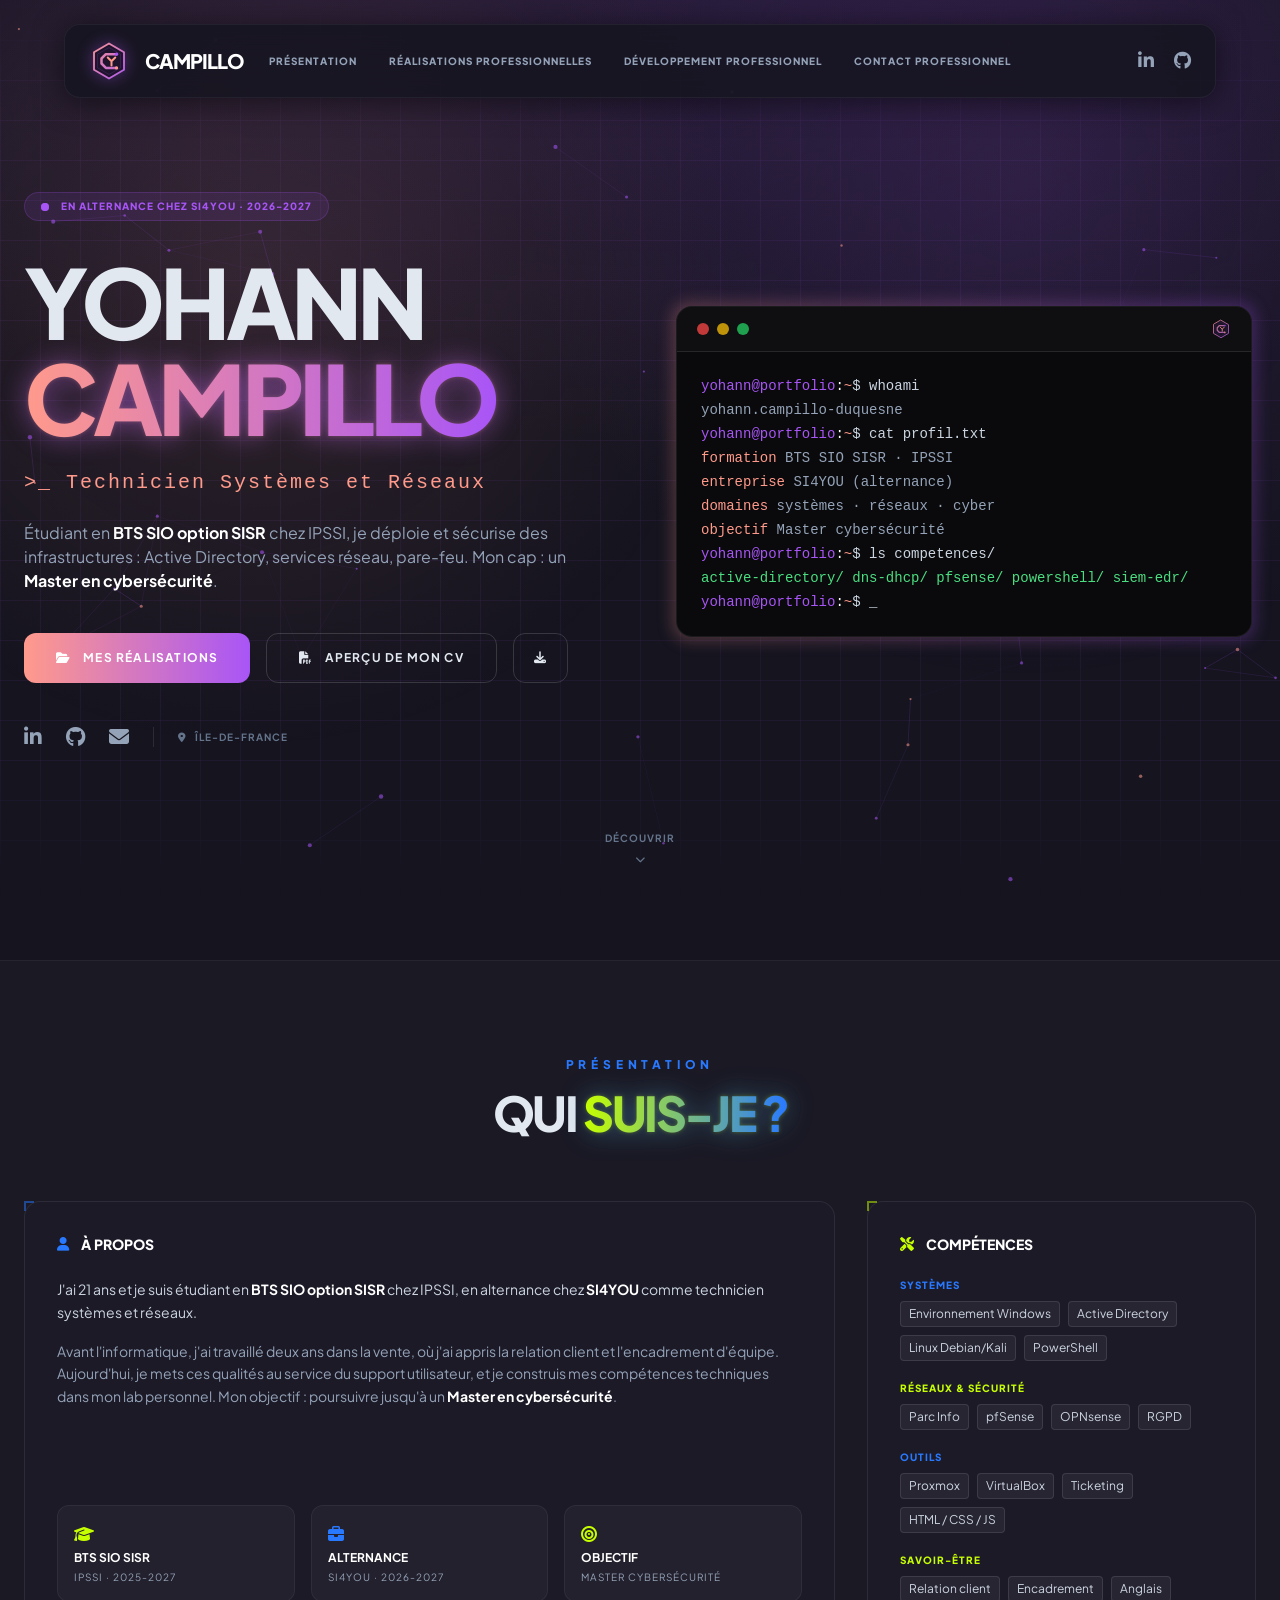
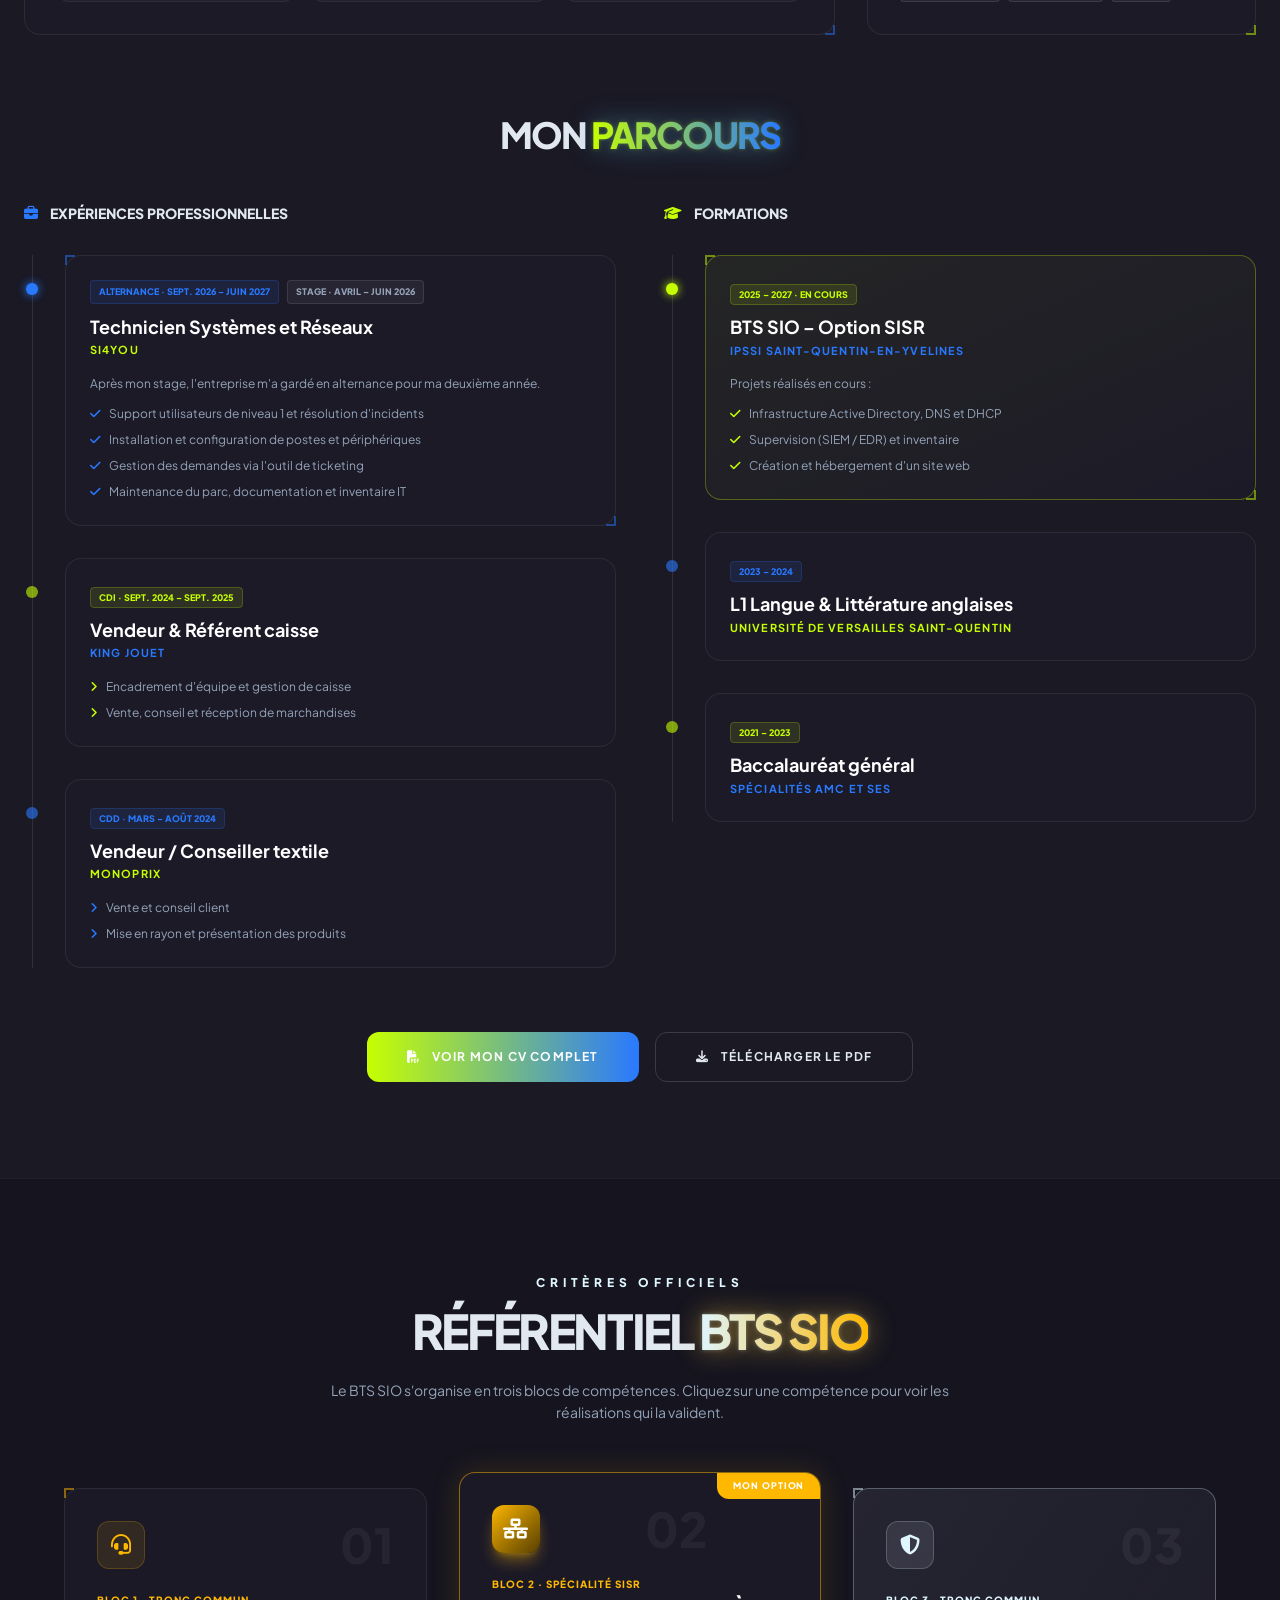
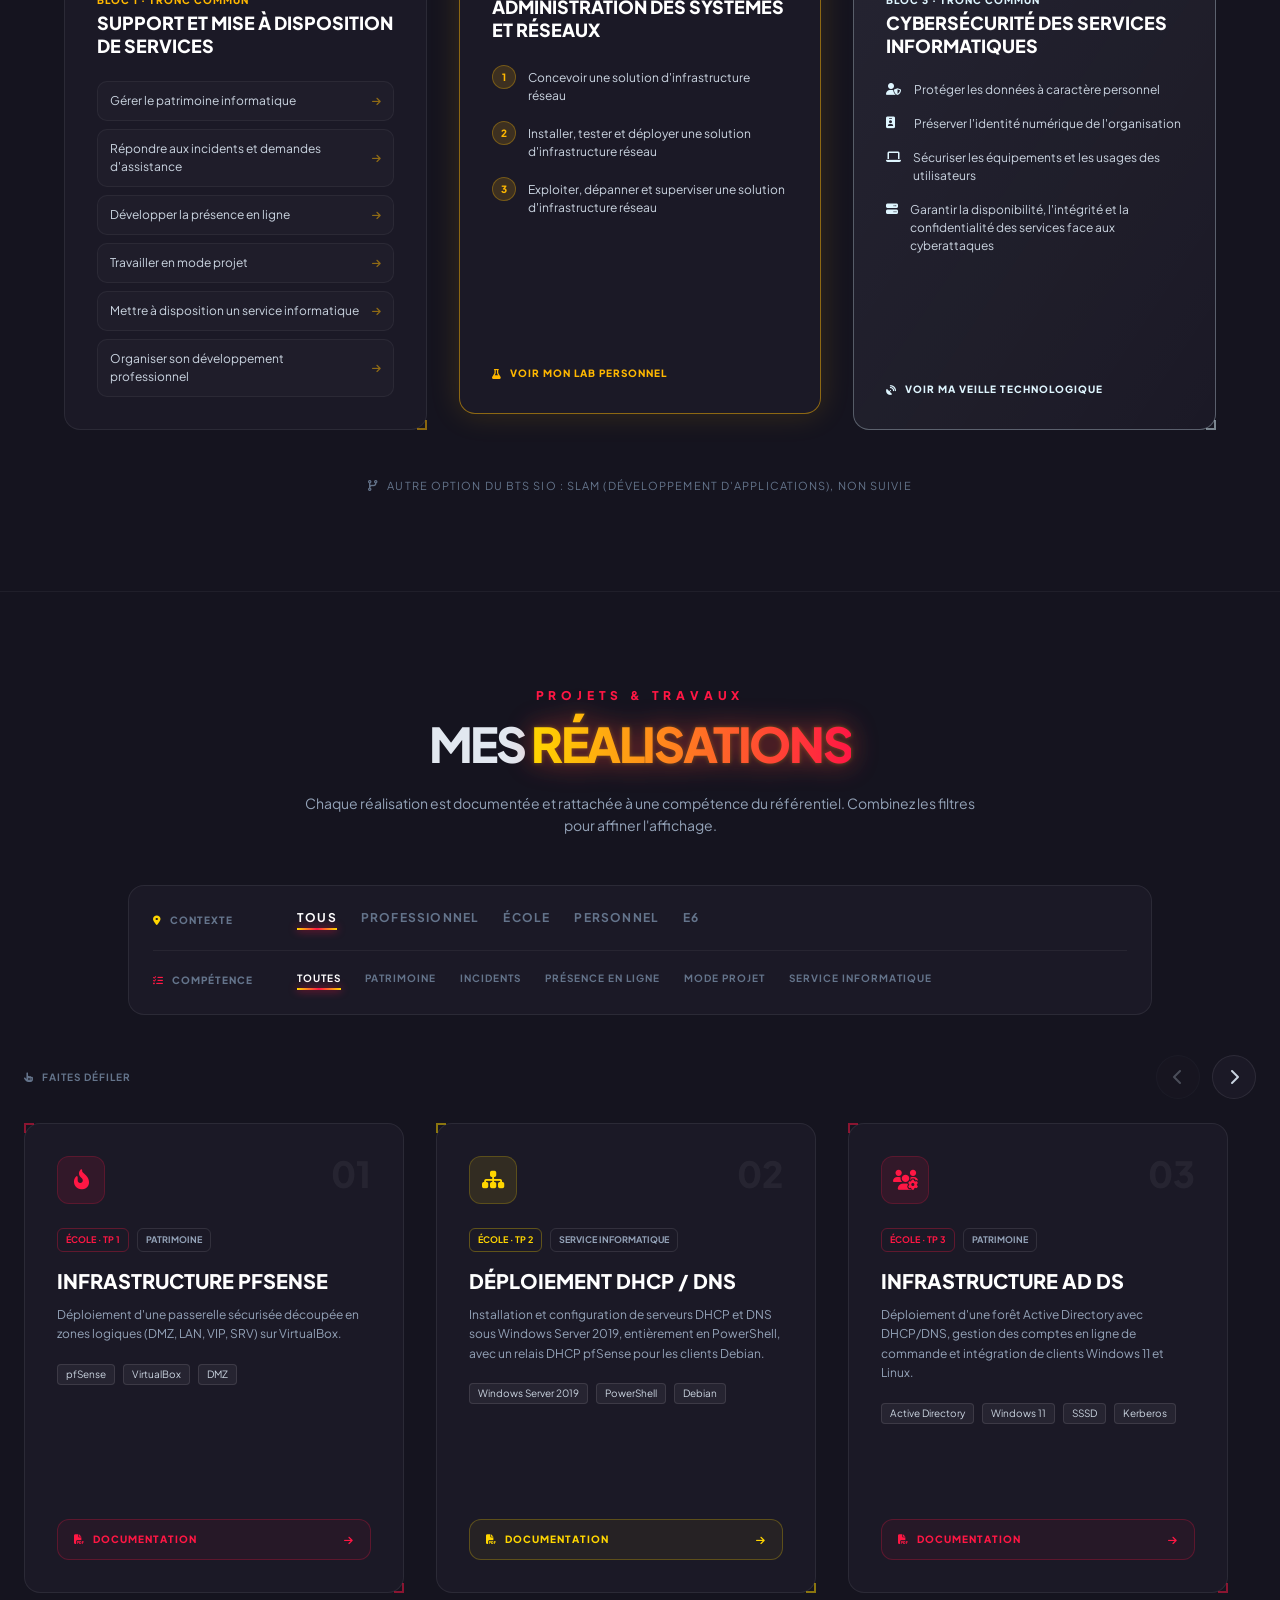
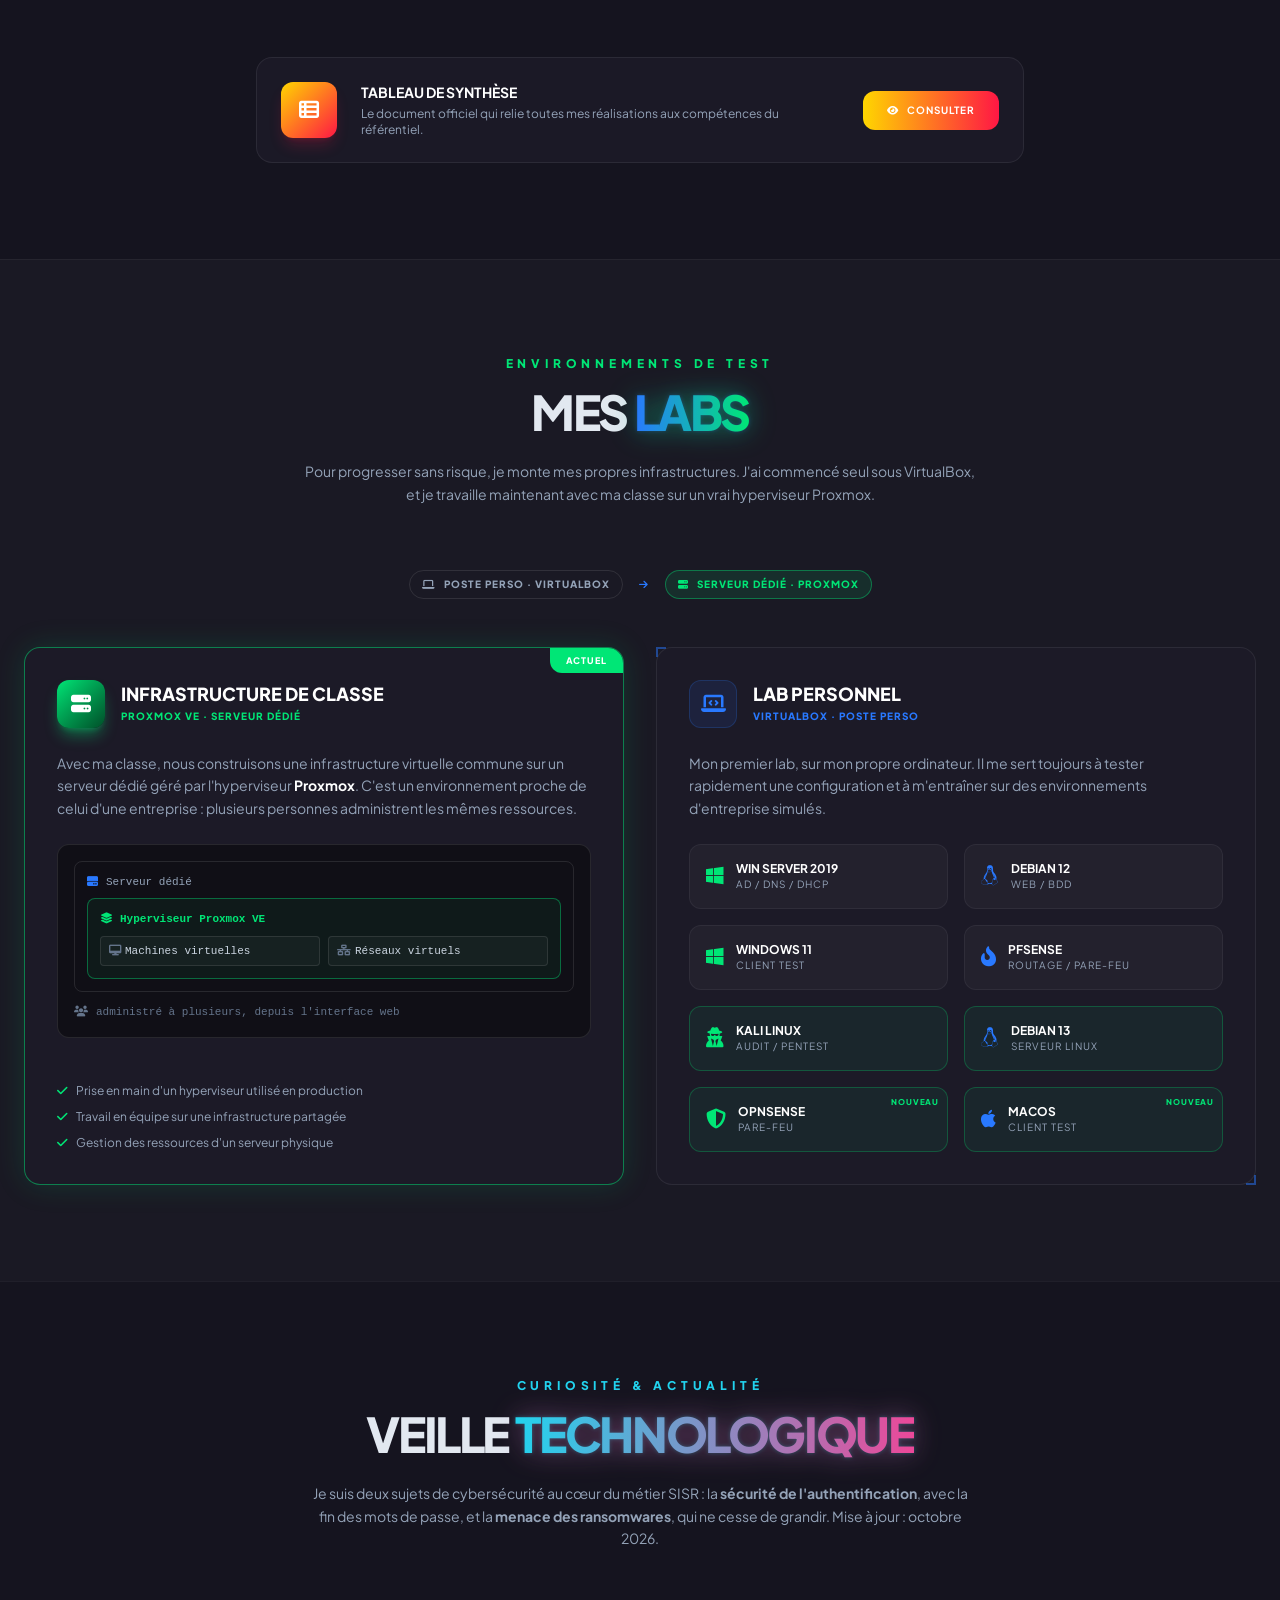
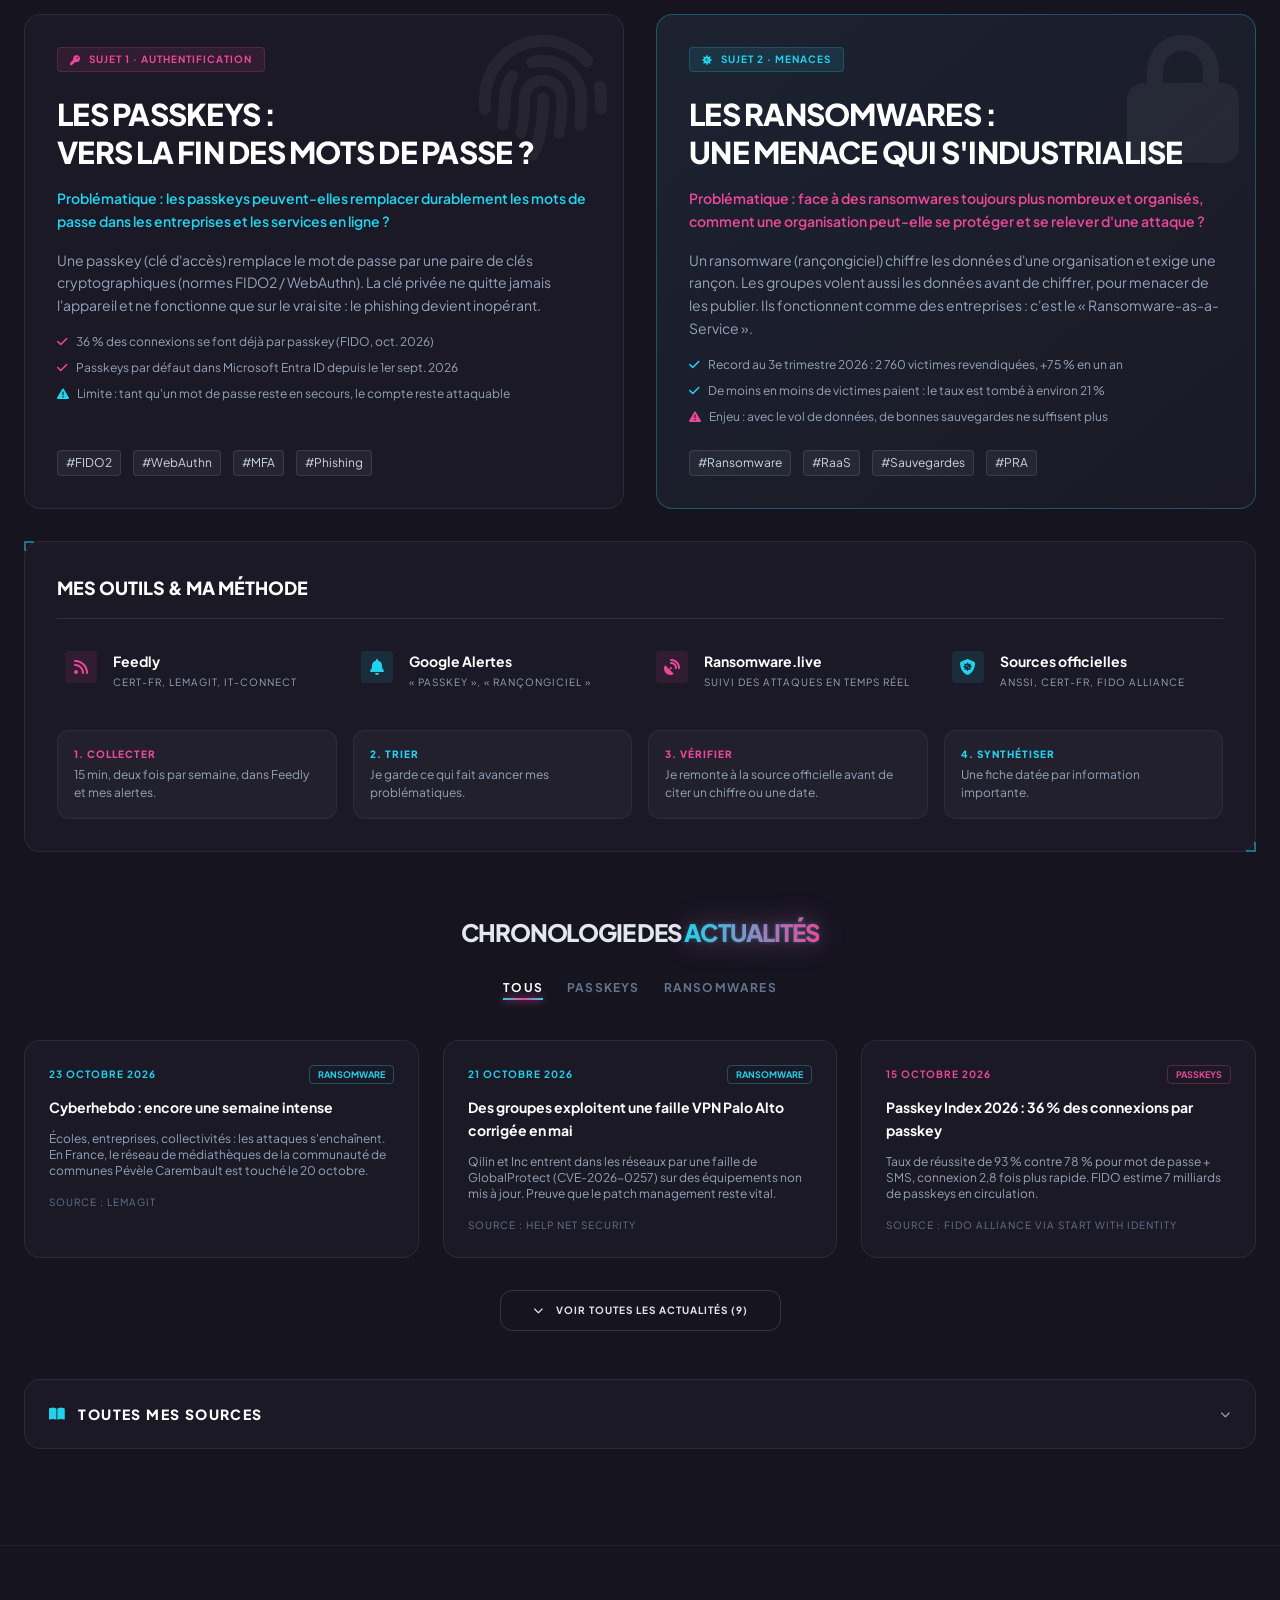
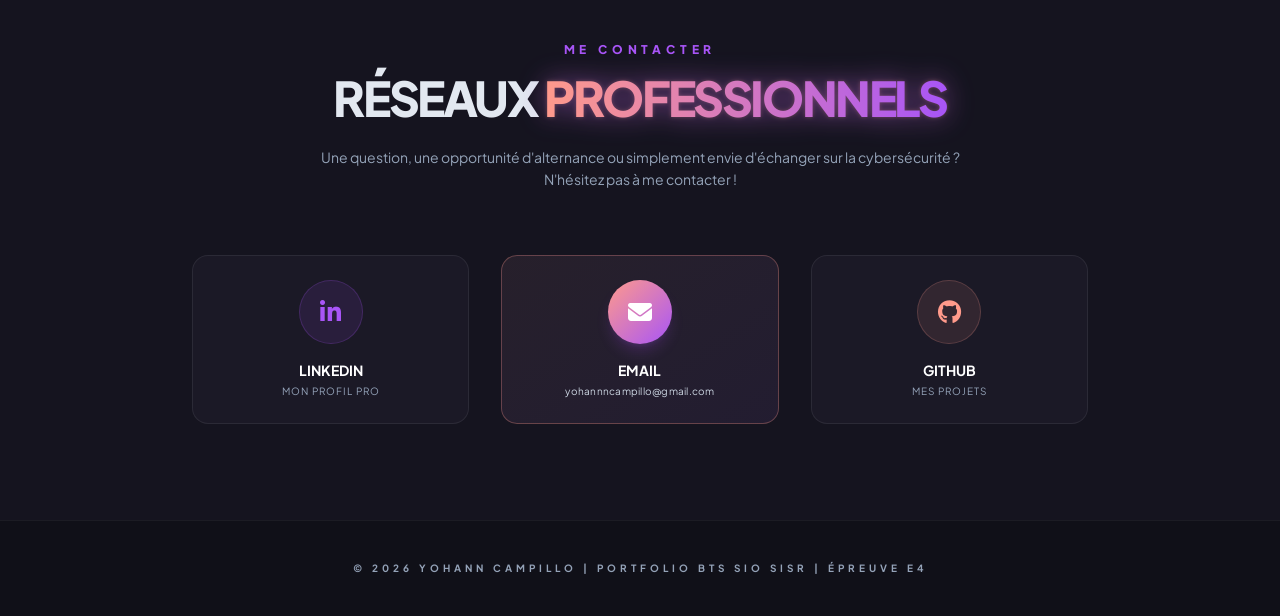
<file: portfolio-site/index.html>
<!DOCTYPE html>
<html lang="fr" data-palette="top">
<head>
    <meta charset="UTF-8">
    <meta name="viewport" content="width=device-width, initial-scale=1.0">
    
    <title>Yohann Campillo | Portfolio SISR & Cybersécurité</title>
    <meta name="description" content="Portfolio de Yohann Campillo-Duquesne, étudiant en BTS SIO option SISR chez IPSSI : systèmes, réseaux et cybersécurité.">
    <meta name="author" content="Yohann Campillo-Duquesne">
    <meta name="theme-color" content="#15141f">
    <meta property="og:title" content="Yohann Campillo | Portfolio SISR & Cybersécurité">
    <meta property="og:description" content="Technicien systèmes et réseaux en BTS SIO SISR. Projets, veille technologique et parcours.">
    <meta property="og:type" content="website">
    <!-- Adresse du site en ligne : à adapter si le dépôt GitHub porte un autre nom -->
    <link rel="canonical" href="https://yohannncampillo.github.io/">
    <meta property="og:url" content="https://yohannncampillo.github.io/">
    <meta property="og:image" content="https://yohannncampillo.github.io/logo-campillo.png">
    <meta property="og:image:alt" content="Logo YC de Yohann Campillo">
    <meta property="og:locale" content="fr_FR">
    <meta name="twitter:card" content="summary">
    <link rel="icon" type="image/svg+xml" href="logo-campillo.svg?v=2">
    <link rel="alternate icon" type="image/png" href="logo-campillo.png?v=2">
    <link rel="apple-touch-icon" href="logo-campillo.png?v=2">
    <link rel="stylesheet" href="https://cdnjs.cloudflare.com/ajax/libs/font-awesome/6.4.0/css/all.min.css">
    <link rel="preconnect" href="https://fonts.googleapis.com">
    <link rel="preconnect" href="https://fonts.gstatic.com" crossorigin>
    <link href="https://fonts.googleapis.com/css2?family=Plus+Jakarta+Sans:wght@400;600;800;900&display=swap" rel="stylesheet">

    <style>
        :root {
            /* Palette d origine : violet (principal) / pêche (secondaire) */
            --purple: #a855f7; /* Violet */
            --peach: #ff9a8b;  /* Pêche */
            /* Fond bleu-violet nuit, moins sombre que le noir pur */
            --bg-dark: #15141f; 
            --glass: rgba(30, 28, 42, 0.78);
        }


        /* ===== PALETTES DYNAMIQUES PAR SECTION =====
           Les deux couleurs sont déclarées comme de vraies couleurs (@property),
           ce qui permet au navigateur de les faire glisser en douceur de l'une à l'autre. */
        @property --purple { syntax: '<color>'; inherits: true; initial-value: #a855f7; }
        @property --peach  { syntax: '<color>'; inherits: true; initial-value: #ff9a8b; }

        /* Le dégradé est recalculé dans chaque section avec ses propres couleurs.
           Il commence et finit par la même couleur : l'animation "shine" boucle sans saut visible. */
        :root, #top, section[id], .live, .bg-layer {
            --accent-gradient: linear-gradient(90deg, var(--peach) 0%, var(--purple) 50%, var(--peach) 100%);
        }

        /* Seuls les éléments fixes (fond, menu, bouton haut de page, aperçu PDF) font un fondu.
           Le contenu des sections porte déjà sa propre palette : rien à recalculer pendant le défilement.
           Le fond, lui, change par fondu enchaîné entre deux calques (voir .bg-layer). */
        .live { transition: --purple 0.9s ease, --peach 0.9s ease; }

        /* Une palette par section : --purple = couleur principale, --peach = couleur secondaire */
        #top, html[data-palette="top"] .live, .bg-layer[data-pal="top"] { --purple: #a855f7; --peach: #ff9a8b; } /* 1. Violet / pêche (couleurs d'origine) */
        #parcours, html[data-palette="parcours"] .live, .bg-layer[data-pal="parcours"] { --purple: #2979ff; --peach: #c6ff00; } /* 2. Néon "Acid wave" : bleu électrique / citron acide */
        #referentiel, html[data-palette="referentiel"] .live, .bg-layer[data-pal="referentiel"] { --purple: #ffb800; --peach: #dff6ff; } /* 3. Néon "Or blanc" : or ambré / blanc glacé */
        #portfolio, html[data-palette="portfolio"] .live, .bg-layer[data-pal="portfolio"] { --purple: #ff1744; --peach: #ffd600; } /* 4. Néon "Red alert" : rouge laser / jaune néon */
        #labo, html[data-palette="labo"] .live, .bg-layer[data-pal="labo"] { --purple: #00e676; --peach: #2979ff; } /* 5. Néon "Matrix" : vert terminal / bleu électrique */
        #veille, html[data-palette="veille"] .live, .bg-layer[data-pal="veille"] { --purple: #ec4899; --peach: #22d3ee; } /* 6. Néon "Cyberpunk" : rose fuchsia / cyan électrique */
        #contact, html[data-palette="contact"] .live, .bg-layer[data-pal="contact"] { --purple: #a855f7; --peach: #ff9a8b; } /* 7. Retour au violet / pêche d'origine */

        /* Gestion de l'ancre pour compenser la hauteur de la navbar fixe */
        html {
            scroll-behavior: smooth;
            scroll-padding-top: 120px; 
        }

        body { 
            background-color: var(--bg-dark);
            color: #e2e8f0; 
            font-family: 'Plus Jakarta Sans', sans-serif;
            overflow-x: hidden;
            overflow-y: scroll; /* Force l'affichage constant de la barre verticale */
        }

        /* Personnalisation de la Scrollbar (Verticale et Horizontale) */
        ::-webkit-scrollbar {
            width: 14px; 
            height: 12px; /* Ajout pour la barre horizontale */
            background: var(--bg-dark); 
        }
        ::-webkit-scrollbar-track {
            background: var(--bg-dark);
            border-left: 1px solid rgba(255, 255, 255, 0.08); 
            border-top: 1px solid rgba(255, 255, 255, 0.08); /* Pour la barre horizontale */
        }
        ::-webkit-scrollbar-thumb {
            background: linear-gradient(to bottom right, var(--peach), var(--purple));
            border-radius: 10px;
            border: 3px solid var(--bg-dark); 
        }
        ::-webkit-scrollbar-thumb:hover {
            background: linear-gradient(to bottom right, color-mix(in srgb, var(--peach) 70%, white), color-mix(in srgb, var(--purple) 70%, white));
        }

        /* Fond Cybersécurité : Grille technologique */
        /* Deux jeux de fond identiques empilés : on prépare le nouveau en caché,
           puis on fait un fondu d'opacité (géré par la carte graphique, sans rien redessiner). */
        .bg-layer {
            position: fixed; inset: 0; z-index: -1;
            pointer-events: none;
            transition: opacity 0.9s ease;
            will-change: opacity;
        }
        .bg-grid {
            position: absolute;
            inset: 0;
            background-size: 40px 40px;
            background-image: 
                linear-gradient(to right, color-mix(in srgb, var(--purple) 7%, transparent) 1px, transparent 1px),
                linear-gradient(to bottom, color-mix(in srgb, var(--purple) 7%, transparent) 1px, transparent 1px);
            /* Fondu de la grille en haut et en bas pour plus de douceur */
            mask-image: linear-gradient(to bottom, transparent, black 15%, black 85%, transparent);
            -webkit-mask-image: linear-gradient(to bottom, transparent, black 15%, black 85%, transparent);
            pointer-events: none;
        }

        /* Halo interactif de la souris */
        /* Fond animé "réseau" : points reliés comme une carte réseau, dessinés dans un canvas */
        #netBg {
            position: fixed; inset: 0; z-index: -1;
            width: 100vw; height: 100vh;
            pointer-events: none;
        }
        .bg-glow {
            position: absolute;
            inset: 0;
            background: 
                radial-gradient(ellipse 120% 70% at 50% 0%, color-mix(in srgb, var(--purple) 12%, transparent) 0%, transparent 70%),
                radial-gradient(circle at 20% 30%, color-mix(in srgb, var(--peach) 12%, transparent) 0%, transparent 40%),
                radial-gradient(circle at var(--mouse-x, 80%) var(--mouse-y, 20%), color-mix(in srgb, var(--purple) 13%, transparent) 0%, transparent 40%);
            pointer-events: none;
        }

        /* Texte en dégradé animé */
        .text-gradient {
            background: var(--accent-gradient);
            -webkit-background-clip: text;
            -webkit-text-fill-color: transparent;
            background-size: 200% auto;
            animation: shine 4s linear infinite;
            /* Lueur néon qui suit la palette de la section */
            filter: drop-shadow(0 0 14px color-mix(in srgb, var(--purple) 45%, transparent))
                    drop-shadow(0 0 2px color-mix(in srgb, var(--peach) 35%, transparent));
        }
        @keyframes shine { to { background-position: 200% center; } }

        /* Navigation Glassmorphism */
        .nav-glass {
            backdrop-filter: blur(16px);
            background: rgba(22, 20, 32, 0.85);
            border: 1px solid rgba(255, 255, 255, 0.05);
            box-shadow: 0 4px 30px rgba(0, 0, 0, 0.5);
        }

        /* Style spécifique pour le lien actif du menu */
        .nav-item {
            transition: all 0.3s ease;
        }
        .nav-item.active {
            color: var(--peach) !important;
            text-shadow: 0 0 10px color-mix(in srgb, var(--peach) 40%, transparent);
        }

        /* Animation d'apparition spécifique à la navbar centrée */
        .nav-reveal {
            animation: navFadeIn 0.8s cubic-bezier(0.5, 0, 0, 1) forwards;
        }
        @keyframes navFadeIn {
            from { opacity: 0; transform: translate(-50%, -20px); }
            to { opacity: 1; transform: translate(-50%, 0); }
        }

        /* Design des cartes */
        .cyber-card {
            background: var(--glass);
            /* Pas de flou d'arrière-plan sur les cartes : il devait être recalculé à chaque image
               pendant les changements de palette. Un fond un peu plus opaque donne le même rendu. */
            border: 1px solid rgba(255, 255, 255, 0.07);
            transition: all 0.4s cubic-bezier(0.175, 0.885, 0.32, 1.275);
            position: relative;
        }
        .cyber-card:hover {
            transform: translateY(-8px);
            border-color: color-mix(in srgb, var(--purple) 30%, transparent);
            box-shadow: 0 15px 30px -10px color-mix(in srgb, var(--purple) 20%, transparent);
        }

        /* Coins décoratifs Cyber */
        .corner {
            position: absolute; width: 10px; height: 10px; opacity: 0.5; transition: 0.4s;
        }
        .c-tl { top: -1px; left: -1px; border-top: 2px solid; border-left: 2px solid; }
        .c-br { bottom: -1px; right: -1px; border-bottom: 2px solid; border-right: 2px solid; }
        
        /* Variations de couleurs pour les coins */
        .corner-purple { border-color: var(--purple); }
        .corner-peach { border-color: var(--peach); }
        
        .cyber-card:hover .corner { opacity: 1; filter: drop-shadow(0 0 8px currentColor); }

        /* Boutons d'action */
        .btn-action {
            background: var(--accent-gradient);
            background-size: 200% auto;
            transition: 0.4s;
            color: white;
            position: relative;
            overflow: hidden;
            cursor: pointer;
        }
        .btn-action:hover {
            background-position: right center;
            transform: translateY(-3px);
            box-shadow: 0 10px 20px -5px color-mix(in srgb, var(--purple) 40%, transparent);
        }

        /* Boutons de filtres du portfolio */
        .filter-btn {
            color: #64748b; transition: all 0.3s ease; position: relative; padding-bottom: 4px; cursor: pointer;
        }
        .filter-btn:hover { color: var(--peach); }
        .filter-btn.active { color: white; }
        .filter-btn.active::after {
            content: ''; position: absolute; bottom: 0; left: 0; width: 100%; height: 2px;
            background: var(--accent-gradient);
            box-shadow: 0 0 8px var(--purple);
        }

        /* Système de filtrage dynamique */
        .mission-item { transition: opacity 0.4s ease, transform 0.4s ease; }
        .mission-hidden { opacity: 0; transform: scale(0.9) translateY(20px); pointer-events: none; position: absolute; visibility: hidden; }

        /* Animation d'apparition au scroll (Scroll Reveal) */
        .reveal {
            opacity: 0;
            transform: translateY(40px);
            transition: all 0.8s cubic-bezier(0.5, 0, 0, 1);
        }
        .reveal.active {
            opacity: 1;
            transform: translateY(0);
        }

        /* Focus clavier visible (accessibilité) */
        a:focus-visible, button:focus-visible {
            outline: 2px solid var(--peach);
            outline-offset: 3px;
            border-radius: 6px;
        }

        /* Veille : chronologie repliée sur les 3 actualités les plus récentes */
        .veille-collapsed > .veille-item:nth-child(n+4) { display: none; }

        /* Menu mobile */
        .mobile-menu {
            max-height: 0; overflow: hidden; opacity: 0;
            transition: max-height 0.4s ease, opacity 0.3s ease, margin 0.3s ease;
        }
        .mobile-menu.open { max-height: 400px; opacity: 1; margin-top: 1rem; }

        /* Flèches du carrousel */
        .carousel-arrow {
            width: 44px; height: 44px; border-radius: 9999px;
            display: flex; align-items: center; justify-content: center;
            background: var(--glass); border: 1px solid rgba(255,255,255,0.08);
            color: #cbd5e1; transition: all 0.3s ease; cursor: pointer;
        }
        .carousel-arrow:hover { color: white; border-color: var(--peach); transform: scale(1.08); }
        .carousel-arrow:disabled { opacity: 0.3; cursor: default; transform: none; }

        /* Bouton retour en haut */
        #backToTop {
            position: fixed; right: 1.5rem; bottom: 1.5rem; z-index: 40;
            opacity: 0; transform: translateY(20px); pointer-events: none;
            transition: all 0.3s ease;
        }
        #backToTop.visible { opacity: 1; transform: translateY(0); pointer-events: auto; }

        /* Respect des préférences "réduire les animations" */
        @media (prefers-reduced-motion: reduce) {
            *, *::before, *::after {
                animation-duration: 0.01ms !important;
                animation-iteration-count: 1 !important;
                transition-duration: 0.01ms !important;
                scroll-behavior: auto !important;
            }
            .reveal { opacity: 1; transform: none; }
        }

        /* ===== LOGO "YC" =====
           Construit en calques CSS (formes en masque + fonds CSS) plutôt qu'en dégradé SVG :
           ainsi ses couleurs suivent les fondus de palette dans tous les navigateurs, sans passage au noir. */
        .yc-logo { position: relative; display: inline-block; flex-shrink: 0; }
        .yc-logo > span {
            position: absolute; inset: 0;
            -webkit-mask: var(--yc-mask) center / 100% 100% no-repeat;
                    mask: var(--yc-mask) center / 100% 100% no-repeat;
        }
        .yc-bg     { --yc-mask: url("data:image/svg+xml,%3Csvg xmlns='http://www.w3.org/2000/svg' viewBox='0 0 64 64'%3E%3Cpath d='M32 4 L56 18 V46 L32 60 L8 46 V18 Z' fill='white'/%3E%3C/svg%3E"); background: color-mix(in srgb, var(--purple) 12%, #0c0b12); }
        .yc-grad   { --yc-mask: url("data:image/svg+xml,%3Csvg xmlns='http://www.w3.org/2000/svg' viewBox='0 0 64 64'%3E%3Cpath d='M32 4 L56 18 V46 L32 60 L8 46 V18 Z' fill='none' stroke='white' stroke-linecap='round' stroke-linejoin='round' stroke-width='3'/%3E%3Cpath d='M44 21 H27 L20 28 V36 L27 43 H44' fill='none' stroke='white' stroke-linecap='round' stroke-linejoin='round' stroke-width='4'/%3E%3C/svg%3E"); background: linear-gradient(135deg, var(--peach), var(--purple)); }
        .yc-peach  { --yc-mask: url("data:image/svg+xml,%3Csvg xmlns='http://www.w3.org/2000/svg' viewBox='0 0 64 64'%3E%3Cpath d='M30 26.5 L36 32.5 L42 26.5 M36 32.5 V39' fill='none' stroke='white' stroke-linecap='round' stroke-linejoin='round' stroke-width='3.2'/%3E%3Ccircle cx='44' cy='43' r='2.7' fill='white'/%3E%3C/svg%3E"); background: var(--peach); }
        .yc-purple { --yc-mask: url("data:image/svg+xml,%3Csvg xmlns='http://www.w3.org/2000/svg' viewBox='0 0 64 64'%3E%3Cpath d='M32 10.5 L50.5 21.2 V42.8 L32 53.5 L13.5 42.8 V21.2 Z' fill='none' stroke='white' stroke-opacity='0.28' stroke-width='1'/%3E%3Ccircle cx='44' cy='21' r='2.7' fill='white'/%3E%3C/svg%3E"); background: var(--purple); }

        /* ===== IMPRESSION =====
           Version claire et lisible quand on imprime la page (ou qu'on l'enregistre en PDF). */
        @media print {
            @page { margin: 14mm 12mm; }
            html, body { background: #fff !important; color: #1f2937 !important; font-size: 11pt; }
            /* Éléments inutiles sur papier */
            nav, .bg-layer, #netBg, #backToTop, #pdfModal, .carousel-arrow, #prevBtn, #nextBtn,
            #emptyState, #veilleMore, #menuToggle, .filter-btn, button[onclick^="openPdfModal"], a[download], a.btn-action, .animate-ping, .animate-pulse, video, iframe { display: none !important; }
            /* Tout le contenu visible, sans animation */
            *, *::before, *::after { animation: none !important; transition: none !important; box-shadow: none !important;
                text-shadow: none !important; filter: none !important; backdrop-filter: none !important; }
            .reveal, .mission-item, .mission-hidden { opacity: 1 !important; transform: none !important; visibility: visible !important; position: static !important; }
            .veille-collapsed > .veille-item { display: block !important; }
            .veille-item.hidden { display: block !important; }
            /* Couleurs : fonds clairs, textes sombres */
            body *:not(i):not(.yc-logo):not(.yc-logo *) { color: #1f2937 !important; background-color: transparent !important; background-image: none !important; }
            .text-gradient { -webkit-text-fill-color: currentColor !important; color: #6d28d9 !important; }
            h1, h2, h3, h4, h5 { color: #111827 !important; break-after: avoid; }
            .cyber-card, details { border: 1px solid #d1d5db !important; background: #fff !important; break-inside: avoid; }
            .corner { display: none !important; }
            section, header#top { padding-top: 8mm !important; padding-bottom: 8mm !important; border: 0 !important; }
            /* Carrousel des réalisations : en grille sur papier */
            #missions-grid { display: grid !important; grid-template-columns: 1fr 1fr; overflow: visible !important; gap: 4mm !important; }
            #missions-grid > * { width: auto !important; height: auto !important; }
            /* Adresse des liens externes après leur texte */
            main a[href^="http"]:not(.cyber-card)::after { content: " (" attr(href) ")"; font-size: 8pt; color: #6b7280 !important; word-break: break-all; }
            footer { border-top: 1px solid #d1d5db; }
        }
    </style>
    <!-- Tailwind compilé (remplace le CDN de développement). Placé après les styles du site,
         comme le faisait le CDN, pour garder exactement le même rendu. -->
    <link rel="stylesheet" href="tailwind.css?v=1">
</head>
<body>

    <!-- Grille Cyber de fond -->
    <!-- Fond animé : deux calques pour un fondu enchaîné fluide entre les palettes -->
    <div class="bg-layer" data-pal="top"><div class="bg-grid"></div><div class="bg-glow"></div></div>
    <div class="bg-layer" data-pal="top" style="opacity: 0"><div class="bg-grid"></div><div class="bg-glow"></div></div>
    <!-- Réseau animé (ses couleurs suivent la palette grâce à la classe "live") -->
    <canvas id="netBg" class="live" aria-hidden="true"></canvas>

    <!-- NAVBAR -->
    <nav class="live fixed top-6 left-1/2 -translate-x-1/2 w-[90%] max-w-[1400px] z-50 nav-glass rounded-2xl px-6 py-4 nav-reveal" aria-label="Navigation principale">
      <div class="flex items-center">
       <div class="flex-1 flex justify-start">
            <a href="#top" class="flex items-center gap-4 group w-max" aria-label="Retour en haut de page">
                <div class="w-10 h-10 flex items-center justify-center group-hover:scale-110 transition duration-300">
                    <!-- Logo en calques CSS : ses couleurs suivent la palette de la section affichée -->
                    <span class="yc-logo w-full h-full drop-shadow-[0_0_8px_color-mix(in_srgb,var(--purple)_40%,transparent)]" role="img" aria-label="Logo Yohann Campillo"><span class="yc-bg"></span><span class="yc-grad"></span><span class="yc-purple"></span><span class="yc-peach"></span></span>
                </div>
                <span class="font-black tracking-tighter text-white uppercase text-xl hidden sm:block group-hover:text-transparent group-hover:bg-clip-text group-hover:bg-gradient-to-r group-hover:from-[var(--peach)] group-hover:to-[var(--purple)] transition">CAMPILLO</span>
            </a>
        </div>

        <!-- Centre : Liens (Centrage absolu pour une symétrie parfaite) -->
        <div class="hidden lg:flex absolute left-1/2 -translate-x-1/2 gap-6 xl:gap-8 items-center text-[9px] xl:text-[10px] font-black uppercase tracking-widest whitespace-nowrap">
            <a href="#parcours" class="nav-item text-slate-400 hover:text-white transition">Présentation</a>
            <a href="#portfolio" class="nav-item text-slate-400 hover:text-white transition">Réalisations professionnelles</a>
            <a href="#labo" class="nav-item text-slate-400 hover:text-white transition">Développement professionnel</a>
            <a href="#contact" class="nav-item text-slate-400 hover:text-white transition">Contact professionnel</a>
        </div>
        
        <!-- Droite : Espace vide pour équilibrer la barre et les réseaux sociaux -->
        <div class="flex-1 flex justify-end gap-5">
            <a href="https://www.linkedin.com/in/yohann-campillo%E2%80%94duquesne-9a6233367/" target="_blank" rel="noopener noreferrer" aria-label="LinkedIn" class="text-slate-400 hover:text-[color:var(--purple)] transition"><i class="fab fa-linkedin-in text-lg" aria-hidden="true"></i></a>
            <a href="https://github.com/yohannncampillo" target="_blank" rel="noopener noreferrer" aria-label="GitHub" class="text-slate-400 hover:text-[color:var(--peach)] transition"><i class="fab fa-github text-lg" aria-hidden="true"></i></a>
            <button id="menuToggle" class="lg:hidden text-slate-300 hover:text-white transition ml-1" aria-label="Ouvrir le menu" aria-expanded="false" aria-controls="mobileMenu">
                <i class="fas fa-bars text-lg" aria-hidden="true"></i>
            </button>
        </div>
      </div>

        <!-- Menu mobile (visible sous 1024px) -->
        <div id="mobileMenu" class="mobile-menu lg:hidden flex flex-col gap-1 text-[11px] font-black uppercase tracking-widest">
            <a href="#parcours" class="nav-item text-slate-400 hover:text-white transition py-2">Présentation</a>
            <a href="#portfolio" class="nav-item text-slate-400 hover:text-white transition py-2">Réalisations professionnelles</a>
            <a href="#labo" class="nav-item text-slate-400 hover:text-white transition py-2">Développement professionnel</a>
            <a href="#contact" class="nav-item text-slate-400 hover:text-white transition py-2">Contact professionnel</a>
        </div>
    </nav>

    <main>
    <!-- HEADER / HERO -->
    <header id="top" class="pt-40 lg:pt-48 pb-24 container mx-auto px-6 reveal">
        <div class="grid lg:grid-cols-2 gap-16 items-center">

            <!-- Colonne texte -->
            <div class="text-center lg:text-left">
                <div class="inline-flex items-center gap-3 mb-8 px-4 py-1.5 rounded-full bg-[color:color-mix(in_srgb,var(--purple)_10%,transparent)] border border-[color:color-mix(in_srgb,var(--purple)_20%,transparent)]">
                    <span class="relative flex h-2 w-2">
                        <span class="animate-ping absolute inline-flex h-full w-full rounded-full bg-[color:var(--purple)] opacity-75"></span>
                        <span class="relative inline-flex rounded-full h-2 w-2 bg-[color:var(--purple)]"></span>
                    </span>
                    <span class="text-[10px] font-extrabold tracking-widest text-[color:var(--purple)] uppercase">En alternance chez SI4YOU · 2026-2027</span>
                </div>

                <h1 class="text-6xl md:text-7xl xl:text-8xl font-black mb-6 tracking-tighter leading-none uppercase">
                    Yohann<br><span class="text-gradient">Campillo</span>
                </h1>

                <p class="font-mono text-[color:var(--peach)] text-lg md:text-xl mb-6 tracking-widest">&gt;_ Technicien Systèmes et Réseaux</p>

                <p class="text-slate-400 max-w-xl mx-auto lg:mx-0 mb-10 text-sm md:text-base leading-relaxed">
                    Étudiant en <b class="text-white">BTS SIO option SISR</b> chez IPSSI, je déploie et sécurise des infrastructures : Active Directory, services réseau, pare-feu. Mon cap : un <b class="text-white">Master en cybersécurité</b>.
                </p>

                <div class="flex flex-col sm:flex-row justify-center lg:justify-start gap-4 mb-10">
                    <a href="#portfolio" class="btn-action px-8 py-4 rounded-xl font-bold uppercase text-xs tracking-widest flex items-center justify-center gap-3">
                        <i class="fas fa-folder-open"></i> Mes réalisations
                    </a>
                    <button onclick="openPdfModal('docs/CV-Yohann-Campillo-Duquesne.pdf', 'Mon CV - Yohann Campillo')" class="px-8 py-4 rounded-xl font-bold uppercase text-xs tracking-widest flex items-center justify-center gap-3 border border-white/15 text-slate-200 hover:border-[color:var(--peach)] hover:text-white transition">
                        <i class="fas fa-file-pdf"></i> Aperçu de mon CV
                    </button>
                    <a href="docs/CV-Yohann-Campillo-Duquesne.pdf" download class="px-5 py-4 rounded-xl flex items-center justify-center gap-3 border border-white/15 text-slate-200 hover:border-[color:var(--peach)] hover:text-white transition text-xs font-bold uppercase tracking-widest" aria-label="Télécharger mon CV en PDF" title="Télécharger mon CV">
                        <i class="fas fa-download" aria-hidden="true"></i><span class="sm:hidden">Télécharger mon CV</span>
                    </a>
                </div>

                <div class="flex justify-center lg:justify-start items-center gap-6">
                    <a href="https://www.linkedin.com/in/yohann-campillo%E2%80%94duquesne-9a6233367/" target="_blank" rel="noopener noreferrer" aria-label="LinkedIn" class="text-slate-400 hover:text-[color:var(--purple)] transition"><i class="fab fa-linkedin-in text-xl" aria-hidden="true"></i></a>
                    <a href="https://github.com/yohannncampillo" target="_blank" rel="noopener noreferrer" aria-label="GitHub" class="text-slate-400 hover:text-[color:var(--peach)] transition"><i class="fab fa-github text-xl" aria-hidden="true"></i></a>
                    <a href="mailto:yohannncampillo@gmail.com" aria-label="Email" class="text-slate-400 hover:text-[color:var(--purple)] transition"><i class="fas fa-envelope text-xl" aria-hidden="true"></i></a>
                    <span class="h-5 w-px bg-white/10"></span>
                    <span class="text-[10px] font-bold uppercase tracking-widest text-slate-500"><i class="fas fa-location-dot mr-2"></i>Île-de-France</span>
                </div>
            </div>

            <!-- Colonne terminal -->
            <div class="relative group max-w-xl w-full mx-auto">
                <div class="absolute -inset-1 bg-gradient-to-r from-[var(--peach)] to-[var(--purple)] rounded-2xl blur opacity-25 group-hover:opacity-50 transition duration-1000"></div>
                <div class="relative cyber-card rounded-2xl bg-[#0a0a0c] font-mono text-xs md:text-sm text-slate-300 overflow-hidden">
                    <div class="flex items-center gap-2 px-5 py-3 border-b border-white/10 bg-white/[0.02]">
                        <div class="w-3 h-3 rounded-full bg-red-500/80"></div>
                        <div class="w-3 h-3 rounded-full bg-yellow-500/80"></div>
                        <div class="w-3 h-3 rounded-full bg-green-500/80"></div>
                        <span class="yc-logo w-5 h-5 ml-auto opacity-80" aria-hidden="true"><span class="yc-bg"></span><span class="yc-grad"></span><span class="yc-purple"></span><span class="yc-peach"></span></span>
                    </div>
                    <div class="p-6 space-y-1">
                        <p><span class="text-[color:var(--purple)]">yohann@portfolio</span><span class="text-white">:</span><span class="text-[color:var(--peach)]">~</span>$ whoami</p>
                        <p class="text-slate-400 mb-4">yohann.campillo-duquesne</p>

                        <p><span class="text-[color:var(--purple)]">yohann@portfolio</span><span class="text-white">:</span><span class="text-[color:var(--peach)]">~</span>$ cat profil.txt</p>
                        <p class="text-slate-400"><span class="text-[color:var(--peach)]">formation</span>    BTS SIO SISR · IPSSI</p>
                        <p class="text-slate-400"><span class="text-[color:var(--peach)]">entreprise</span>   SI4YOU (alternance)</p>
                        <p class="text-slate-400"><span class="text-[color:var(--peach)]">domaines</span>     systèmes · réseaux · cyber</p>
                        <p class="text-slate-400 mb-4"><span class="text-[color:var(--peach)]">objectif</span>     Master cybersécurité</p>

                        <p><span class="text-[color:var(--purple)]">yohann@portfolio</span><span class="text-white">:</span><span class="text-[color:var(--peach)]">~</span>$ ls competences/</p>
                        <p class="text-green-400 mb-4">active-directory/  dns-dhcp/  pfsense/  powershell/  siem-edr/</p>

                        <p><span class="text-[color:var(--purple)]">yohann@portfolio</span><span class="text-white">:</span><span class="text-[color:var(--peach)]">~</span>$ <span class="animate-pulse">_</span></p>
                    </div>
                </div>
            </div>
        </div>

        <!-- Indicateur de défilement -->
        <a href="#parcours" class="hidden lg:flex flex-col items-center gap-2 mt-20 text-slate-500 hover:text-[color:var(--peach)] transition text-[10px] font-bold uppercase tracking-widest" aria-label="Découvrir mon parcours">
            Découvrir
            <i class="fas fa-chevron-down animate-bounce" aria-hidden="true"></i>
        </a>
    </header>

    <!-- SECTION PRÉSENTATION / PARCOURS -->
    <section id="parcours" class="py-24 bg-white/[0.025] border-t border-white/5 reveal">
        <div class="container mx-auto px-6">
            <h2 class="text-xs font-black tracking-[0.4em] text-[color:var(--purple)] uppercase mb-4 text-center">Présentation</h2>
            <h3 class="text-4xl md:text-5xl font-black uppercase tracking-tighter text-center mb-16">Qui <span class="text-gradient">suis-je ?</span></h3>

            <!-- À PROPOS + COMPÉTENCES -->
            <div class="grid lg:grid-cols-3 gap-8 mb-20">

                <!-- À propos -->
                <div class="cyber-card p-8 rounded-2xl lg:col-span-2 flex flex-col">
                    <div class="corner corner-purple c-tl"></div><div class="corner corner-purple c-br"></div>
                    <h4 class="text-sm font-black uppercase mb-6 flex items-center gap-3 text-white"><i class="fas fa-user text-[color:var(--purple)]"></i> À propos</h4>
                    <p class="text-slate-300 text-sm leading-relaxed mb-4">
                        J'ai 21 ans et je suis étudiant en <b class="text-white">BTS SIO option SISR</b> chez IPSSI, en alternance chez <b class="text-white">SI4YOU</b> comme technicien systèmes et réseaux.
                    </p>
                    <p class="text-slate-400 text-sm leading-relaxed mb-8">
                        Avant l'informatique, j'ai travaillé deux ans dans la vente, où j'ai appris la relation client et l'encadrement d'équipe. Aujourd'hui, je mets ces qualités au service du support utilisateur, et je construis mes compétences techniques dans mon lab personnel. Mon objectif : poursuivre jusqu'à un <b class="text-white">Master en cybersécurité</b>.
                    </p>

                    <div class="grid sm:grid-cols-3 gap-4 mt-auto">
                        <div class="p-4 rounded-xl bg-white/[0.03] border border-white/5">
                            <i class="fas fa-graduation-cap text-[color:var(--peach)] mb-2"></i>
                            <p class="text-white font-bold text-xs uppercase">BTS SIO SISR</p>
                            <p class="text-slate-400 text-[10px] uppercase tracking-widest mt-1">IPSSI · 2025-2027</p>
                        </div>
                        <div class="p-4 rounded-xl bg-white/[0.03] border border-white/5">
                            <i class="fas fa-briefcase text-[color:var(--purple)] mb-2"></i>
                            <p class="text-white font-bold text-xs uppercase">Alternance</p>
                            <p class="text-slate-400 text-[10px] uppercase tracking-widest mt-1">SI4YOU · 2026-2027</p>
                        </div>
                        <div class="p-4 rounded-xl bg-white/[0.03] border border-white/5">
                            <i class="fas fa-bullseye text-[color:var(--peach)] mb-2"></i>
                            <p class="text-white font-bold text-xs uppercase">Objectif</p>
                            <p class="text-slate-400 text-[10px] uppercase tracking-widest mt-1">Master cybersécurité</p>
                        </div>
                    </div>
                </div>

                <!-- Compétences -->
                <div class="cyber-card p-8 rounded-2xl">
                    <div class="corner corner-peach c-tl"></div><div class="corner corner-peach c-br"></div>
                    <h4 class="text-sm font-black uppercase mb-6 flex items-center gap-3 text-white"><i class="fas fa-screwdriver-wrench text-[color:var(--peach)]"></i> Compétences</h4>

                    <p class="text-[color:var(--purple)] text-[10px] font-black uppercase tracking-widest mb-2">Systèmes</p>
                    <div class="flex flex-wrap gap-2 mb-5">
                        <span class="px-2 py-1 bg-white/5 border border-white/10 rounded text-xs text-slate-300">Environnement Windows</span>
                        <span class="px-2 py-1 bg-white/5 border border-white/10 rounded text-xs text-slate-300">Active Directory</span>
                        <span class="px-2 py-1 bg-white/5 border border-white/10 rounded text-xs text-slate-300"> Linux Debian/Kali</span>
                        <span class="px-2 py-1 bg-white/5 border border-white/10 rounded text-xs text-slate-300">PowerShell</span>
                    </div>

                    <p class="text-[color:var(--peach)] text-[10px] font-black uppercase tracking-widest mb-2">Réseaux & Sécurité</p>
                    <div class="flex flex-wrap gap-2 mb-5">
                        <span class="px-2 py-1 bg-white/5 border border-white/10 rounded text-xs text-slate-300">Parc Info</span>
                        <span class="px-2 py-1 bg-white/5 border border-white/10 rounded text-xs text-slate-300">pfSense</span>
                        <span class="px-2 py-1 bg-white/5 border border-white/10 rounded text-xs text-slate-300">OPNsense</span>
                        <span class="px-2 py-1 bg-white/5 border border-white/10 rounded text-xs text-slate-300">RGPD</span>
                    </div>

                    <p class="text-[color:var(--purple)] text-[10px] font-black uppercase tracking-widest mb-2">Outils</p>
                    <div class="flex flex-wrap gap-2 mb-5">
                         <span class="px-2 py-1 bg-white/5 border border-white/10 rounded text-xs text-slate-300">Proxmox</span>
                        <span class="px-2 py-1 bg-white/5 border border-white/10 rounded text-xs text-slate-300">VirtualBox</span>
                        <span class="px-2 py-1 bg-white/5 border border-white/10 rounded text-xs text-slate-300">Ticketing</span>
                        <span class="px-2 py-1 bg-white/5 border border-white/10 rounded text-xs text-slate-300">HTML / CSS / JS</span>
                    </div>

                    <p class="text-[color:var(--peach)] text-[10px] font-black uppercase tracking-widest mb-2">Savoir-être</p>
                    <div class="flex flex-wrap gap-2">
                        <span class="px-2 py-1 bg-white/5 border border-white/10 rounded text-xs text-slate-300">Relation client</span>
                        <span class="px-2 py-1 bg-white/5 border border-white/10 rounded text-xs text-slate-300">Encadrement</span>
                        <span class="px-2 py-1 bg-white/5 border border-white/10 rounded text-xs text-slate-300">Anglais</span>
                    </div>
                </div>
            </div>

            <!-- PARCOURS EN FRISE -->
            <h3 class="text-3xl md:text-4xl font-black uppercase tracking-tighter text-center mb-12">Mon <span class="text-gradient">Parcours</span></h3>

            <div class="grid lg:grid-cols-2 gap-12 items-start">

                <!-- EXPÉRIENCES -->
                <div>
                    <h4 class="text-sm font-black uppercase mb-8 flex items-center gap-3"><i class="fas fa-briefcase text-[color:var(--purple)]"></i> Expériences professionnelles</h4>
                    <div class="relative border-l border-white/10 ml-2 space-y-8">

                        <!-- SI4YOU (stage puis alternance) -->
                        <div class="relative pl-8">
                            <span class="absolute -left-[7px] top-7 w-3 h-3 rounded-full bg-[color:var(--purple)] shadow-[0_0_10px_var(--purple)]"></span>
                            <div class="cyber-card p-6 rounded-2xl">
                                <div class="corner corner-purple c-tl"></div><div class="corner corner-purple c-br"></div>
                                <div class="flex flex-wrap gap-2 mb-3">
                                    <span class="text-[9px] font-black text-[color:var(--purple)] bg-[color:color-mix(in_srgb,var(--purple)_10%,transparent)] px-2 py-1 rounded border border-[color:color-mix(in_srgb,var(--purple)_20%,transparent)] uppercase">Alternance · Sept. 2026 – Juin 2027</span>
                                    <span class="text-[9px] font-black text-slate-400 bg-white/5 px-2 py-1 rounded border border-white/10 uppercase">Stage · Avril – Juin 2026</span>
                                </div>
                                <h5 class="text-white font-bold text-lg leading-tight">Technicien Systèmes et Réseaux</h5>
                                <p class="text-[color:var(--peach)] text-[11px] font-bold uppercase tracking-widest mt-1 mb-4">SI4YOU</p>
                                <p class="text-slate-400 text-[12px] mb-3">Après mon stage, l'entreprise m'a gardé en alternance pour ma deuxième année.</p>
                                <ul class="text-slate-400 text-[12px] space-y-2">
                                    <li><i class="fas fa-check text-[color:var(--purple)] mr-2"></i>Support utilisateurs de niveau 1 et résolution d'incidents</li>
                                    <li><i class="fas fa-check text-[color:var(--purple)] mr-2"></i>Installation et configuration de postes et périphériques</li>
                                    <li><i class="fas fa-check text-[color:var(--purple)] mr-2"></i>Gestion des demandes via l'outil de ticketing</li>
                                    <li><i class="fas fa-check text-[color:var(--purple)] mr-2"></i>Maintenance du parc, documentation et inventaire IT</li>
                                </ul>
                            </div>
                        </div>

                        <!-- King Jouet -->
                        <div class="relative pl-8">
                            <span class="absolute -left-[7px] top-7 w-3 h-3 rounded-full bg-[color:color-mix(in_srgb,var(--peach)_60%,transparent)]"></span>
                            <div class="cyber-card p-6 rounded-2xl">
                                <span class="text-[9px] font-black text-[color:var(--peach)] bg-[color:color-mix(in_srgb,var(--peach)_10%,transparent)] px-2 py-1 rounded border border-[color:color-mix(in_srgb,var(--peach)_20%,transparent)] uppercase">CDI · Sept. 2024 – Sept. 2025</span>
                                <h5 class="text-white font-bold text-lg leading-tight mt-3">Vendeur & Référent caisse</h5>
                                <p class="text-[color:var(--purple)] text-[11px] font-bold uppercase tracking-widest mt-1 mb-4">King Jouet</p>
                                <ul class="text-slate-400 text-[12px] space-y-2">
                                    <li><i class="fas fa-angle-right text-[color:var(--peach)] mr-2"></i>Encadrement d'équipe et gestion de caisse</li>
                                    <li><i class="fas fa-angle-right text-[color:var(--peach)] mr-2"></i>Vente, conseil et réception de marchandises</li>
                                </ul>
                            </div>
                        </div>

                        <!-- Monoprix -->
                        <div class="relative pl-8">
                            <span class="absolute -left-[7px] top-7 w-3 h-3 rounded-full bg-[color:color-mix(in_srgb,var(--purple)_60%,transparent)]"></span>
                            <div class="cyber-card p-6 rounded-2xl">
                                <span class="text-[9px] font-black text-[color:var(--purple)] bg-[color:color-mix(in_srgb,var(--purple)_10%,transparent)] px-2 py-1 rounded border border-[color:color-mix(in_srgb,var(--purple)_20%,transparent)] uppercase">CDD · Mars – Août 2024</span>
                                <h5 class="text-white font-bold text-lg leading-tight mt-3">Vendeur / Conseiller textile</h5>
                                <p class="text-[color:var(--peach)] text-[11px] font-bold uppercase tracking-widest mt-1 mb-4">Monoprix</p>
                                <ul class="text-slate-400 text-[12px] space-y-2">
                                    <li><i class="fas fa-angle-right text-[color:var(--purple)] mr-2"></i>Vente et conseil client</li>
                                    <li><i class="fas fa-angle-right text-[color:var(--purple)] mr-2"></i>Mise en rayon et présentation des produits</li>
                                </ul>
                            </div>
                        </div>
                    </div>
                </div>

                <!-- FORMATIONS -->
                <div>
                    <h4 class="text-sm font-black uppercase mb-8 flex items-center gap-3"><i class="fas fa-graduation-cap text-[color:var(--peach)]"></i> Formations</h4>
                    <div class="relative border-l border-white/10 ml-2 space-y-8">

                        <!-- BTS SIO -->
                        <div class="relative pl-8">
                            <span class="absolute -left-[7px] top-7 w-3 h-3 rounded-full bg-[color:var(--peach)] shadow-[0_0_10px_var(--peach)]"></span>
                            <div class="cyber-card p-6 rounded-2xl border-[color:color-mix(in_srgb,var(--peach)_30%,transparent)] bg-gradient-to-br from-[color-mix(in_srgb,var(--peach)_5%,transparent)] to-transparent">
                                <div class="corner corner-peach c-tl"></div><div class="corner corner-peach c-br"></div>
                                <span class="text-[9px] font-black text-[color:var(--peach)] bg-[color:color-mix(in_srgb,var(--peach)_10%,transparent)] px-2 py-1 rounded border border-[color:color-mix(in_srgb,var(--peach)_20%,transparent)] uppercase">2025 – 2027 · En cours</span>
                                <h5 class="text-white font-bold text-lg leading-tight mt-3">BTS SIO – Option SISR</h5>
                                <p class="text-[color:var(--purple)] text-[11px] font-bold uppercase tracking-widest mt-1 mb-4">IPSSI Saint-Quentin-en-Yvelines</p>
                                <p class="text-slate-400 text-[12px] mb-3">Projets réalisés en cours :</p>
                                <ul class="text-slate-400 text-[12px] space-y-2">
                                    <li><i class="fas fa-check text-[color:var(--peach)] mr-2"></i>Infrastructure Active Directory, DNS et DHCP</li>
                                    <li><i class="fas fa-check text-[color:var(--peach)] mr-2"></i>Supervision (SIEM / EDR) et inventaire</li>
                                    <li><i class="fas fa-check text-[color:var(--peach)] mr-2"></i>Création et hébergement d'un site web</li>
                                </ul>
                            </div>
                        </div>

                        <!-- L1 -->
                        <div class="relative pl-8">
                            <span class="absolute -left-[7px] top-7 w-3 h-3 rounded-full bg-[color:color-mix(in_srgb,var(--purple)_60%,transparent)]"></span>
                            <div class="cyber-card p-6 rounded-2xl">
                                <span class="text-[9px] font-black text-[color:var(--purple)] bg-[color:color-mix(in_srgb,var(--purple)_10%,transparent)] px-2 py-1 rounded border border-[color:color-mix(in_srgb,var(--purple)_20%,transparent)] uppercase">2023 – 2024</span>
                                <h5 class="text-white font-bold text-lg leading-tight mt-3">L1 Langue & Littérature anglaises</h5>
                                <p class="text-[color:var(--peach)] text-[11px] font-bold uppercase tracking-widest mt-1">Université de Versailles Saint-Quentin</p>
                            </div>
                        </div>

                        <!-- Bac -->
                        <div class="relative pl-8">
                            <span class="absolute -left-[7px] top-7 w-3 h-3 rounded-full bg-[color:color-mix(in_srgb,var(--peach)_60%,transparent)]"></span>
                            <div class="cyber-card p-6 rounded-2xl">
                                <span class="text-[9px] font-black text-[color:var(--peach)] bg-[color:color-mix(in_srgb,var(--peach)_10%,transparent)] px-2 py-1 rounded border border-[color:color-mix(in_srgb,var(--peach)_20%,transparent)] uppercase">2021 – 2023</span>
                                <h5 class="text-white font-bold text-lg leading-tight mt-3">Baccalauréat général</h5>
                                <p class="text-[color:var(--purple)] text-[11px] font-bold uppercase tracking-widest mt-1">Spécialités AMC et SES</p>
                            </div>
                        </div>
                    </div>
                </div>
            </div>

            <div class="flex flex-col sm:flex-row justify-center gap-4 mt-16">
                <button onclick="openPdfModal('docs/CV-Yohann-Campillo-Duquesne.pdf', 'Mon CV - Yohann Campillo')" class="btn-action px-10 py-4 rounded-xl font-bold uppercase text-xs tracking-widest flex items-center justify-center gap-3">
                    <i class="fas fa-file-pdf"></i> Voir mon CV complet
                </button>
                <a href="docs/CV-Yohann-Campillo-Duquesne.pdf" download class="px-10 py-4 rounded-xl font-bold uppercase text-xs tracking-widest flex items-center justify-center gap-3 border border-white/15 text-slate-200 hover:border-[color:var(--peach)] hover:text-white transition">
                    <i class="fas fa-download" aria-hidden="true"></i> Télécharger le PDF
                </a>
            </div>
        </div>
    </section>

   <!-- RÉFÉRENTIEL BTS SIO -->
    <section id="referentiel" class="py-24 container mx-auto px-6 border-t border-white/5 reveal">
        <div class="text-center mb-16">
            <h2 class="text-xs font-black tracking-[0.4em] text-[color:var(--peach)] uppercase mb-4">Critères officiels</h2>
            <h3 class="text-4xl md:text-5xl font-black uppercase tracking-tighter">Référentiel <span class="text-gradient">BTS SIO</span></h3>
            <p class="text-slate-400 text-sm mt-6 max-w-2xl mx-auto leading-relaxed">
                Le BTS SIO s'organise en trois blocs de compétences. Cliquez sur une compétence pour voir les réalisations qui la valident.
            </p>
        </div>

        <div class="grid lg:grid-cols-3 gap-8 max-w-6xl mx-auto">

            <!-- BLOC 1 -->
            <div class="cyber-card p-8 rounded-2xl flex flex-col">
                <div class="corner corner-purple c-tl"></div><div class="corner corner-purple c-br"></div>
                <div class="flex items-start justify-between mb-6">
                    <div class="w-12 h-12 rounded-xl bg-[color:color-mix(in_srgb,var(--purple)_10%,transparent)] flex items-center justify-center border border-[color:color-mix(in_srgb,var(--purple)_20%,transparent)]">
                        <i class="fas fa-headset text-[color:var(--purple)] text-xl" aria-hidden="true"></i>
                    </div>
                    <span class="text-5xl font-black text-white/5 leading-none">01</span>
                </div>
                <p class="text-[color:var(--purple)] text-[10px] font-black uppercase tracking-widest mb-1">Bloc 1 · Tronc commun</p>
                <h4 class="text-white font-extrabold uppercase text-lg leading-tight mb-6">Support et mise à disposition de services</h4>

                <ul class="space-y-2 text-[12px]">
                    <li><button onclick="showComp('patrimoine')" class="ref-link"><span>Gérer le patrimoine informatique</span><i class="fas fa-arrow-right" aria-hidden="true"></i></button></li>
                    <li><button onclick="showComp('incident')" class="ref-link"><span>Répondre aux incidents et demandes d'assistance</span><i class="fas fa-arrow-right" aria-hidden="true"></i></button></li>
                    <li><button onclick="showComp('presence')" class="ref-link"><span>Développer la présence en ligne</span><i class="fas fa-arrow-right" aria-hidden="true"></i></button></li>
                    <li><button onclick="showComp('projet')" class="ref-link"><span>Travailler en mode projet</span><i class="fas fa-arrow-right" aria-hidden="true"></i></button></li>
                    <li><button onclick="showComp('service')" class="ref-link"><span>Mettre à disposition un service informatique</span><i class="fas fa-arrow-right" aria-hidden="true"></i></button></li>
                    <li><a href="#labo" class="ref-link"><span>Organiser son développement professionnel</span><i class="fas fa-arrow-right" aria-hidden="true"></i></a></li>
                </ul>
            </div>

            <!-- BLOC 2 : SISR (mon option) -->
            <div class="cyber-card p-8 rounded-2xl flex flex-col border-[color:color-mix(in_srgb,var(--purple)_50%,transparent)] shadow-[0_0_30px_color-mix(in_srgb,var(--purple)_15%,transparent)] relative overflow-hidden lg:-translate-y-4">
                <div class="absolute top-0 right-0 bg-[color:var(--purple)] text-white text-[9px] font-black px-4 py-1.5 rounded-bl-xl uppercase tracking-widest">Mon option</div>
                <div class="corner corner-purple c-tl"></div><div class="corner corner-purple c-br"></div>
                <div class="flex items-start justify-between mb-6">
                    <div class="w-12 h-12 rounded-xl bg-gradient-to-br from-[var(--purple)] to-[color-mix(in_srgb,var(--purple)_35%,black)] flex items-center justify-center shadow-lg shadow-[color:color-mix(in_srgb,var(--purple)_40%,transparent)]">
                        <i class="fas fa-network-wired text-white text-xl" aria-hidden="true"></i>
                    </div>
                    <span class="text-5xl font-black text-white/5 leading-none mr-20">02</span>
                </div>
                <p class="text-[color:var(--purple)] text-[10px] font-black uppercase tracking-widest mb-1">Bloc 2 · Spécialité SISR</p>
                <h4 class="text-white font-extrabold uppercase text-lg leading-tight mb-6">Administration des systèmes et réseaux</h4>

                <ol class="space-y-4 text-[12px] text-slate-300 mb-8">
                    <li class="flex gap-3"><span class="w-6 h-6 shrink-0 rounded-full bg-[color:color-mix(in_srgb,var(--purple)_15%,transparent)] border border-[color:color-mix(in_srgb,var(--purple)_30%,transparent)] text-[color:var(--purple)] text-[10px] font-black flex items-center justify-center">1</span><span class="pt-1">Concevoir une solution d'infrastructure réseau</span></li>
                    <li class="flex gap-3"><span class="w-6 h-6 shrink-0 rounded-full bg-[color:color-mix(in_srgb,var(--purple)_15%,transparent)] border border-[color:color-mix(in_srgb,var(--purple)_30%,transparent)] text-[color:var(--purple)] text-[10px] font-black flex items-center justify-center">2</span><span class="pt-1">Installer, tester et déployer une solution d'infrastructure réseau</span></li>
                    <li class="flex gap-3"><span class="w-6 h-6 shrink-0 rounded-full bg-[color:color-mix(in_srgb,var(--purple)_15%,transparent)] border border-[color:color-mix(in_srgb,var(--purple)_30%,transparent)] text-[color:var(--purple)] text-[10px] font-black flex items-center justify-center">3</span><span class="pt-1">Exploiter, dépanner et superviser une solution d'infrastructure réseau</span></li>
                </ol>

                <a href="#labo" class="mt-auto text-[10px] font-black uppercase tracking-widest text-[color:var(--purple)] hover:text-white transition flex items-center gap-2">
                    <i class="fas fa-flask" aria-hidden="true"></i> Voir mon lab personnel
                </a>
            </div>

            <!-- BLOC 3 -->
            <div class="cyber-card p-8 rounded-2xl flex flex-col border-[color:color-mix(in_srgb,var(--peach)_30%,transparent)] bg-gradient-to-br from-[color-mix(in_srgb,var(--peach)_5%,transparent)] to-transparent">
                <div class="corner corner-peach c-tl"></div><div class="corner corner-peach c-br"></div>
                <div class="flex items-start justify-between mb-6">
                    <div class="w-12 h-12 rounded-xl bg-[color:color-mix(in_srgb,var(--peach)_10%,transparent)] flex items-center justify-center border border-[color:color-mix(in_srgb,var(--peach)_20%,transparent)]">
                        <i class="fas fa-shield-halved text-[color:var(--peach)] text-xl" aria-hidden="true"></i>
                    </div>
                    <span class="text-5xl font-black text-white/5 leading-none">03</span>
                </div>
                <p class="text-[color:var(--peach)] text-[10px] font-black uppercase tracking-widest mb-1">Bloc 3 · Tronc commun</p>
                <h4 class="text-white font-extrabold uppercase text-lg leading-tight mb-6">Cybersécurité des services informatiques</h4>

                <ul class="space-y-4 text-[12px] text-slate-300 mb-8">
                    <li class="flex gap-3"><i class="fas fa-user-shield text-[color:var(--peach)] mt-0.5 w-4" aria-hidden="true"></i>Protéger les données à caractère personnel</li>
                    <li class="flex gap-3"><i class="fas fa-id-badge text-[color:var(--peach)] mt-0.5 w-4" aria-hidden="true"></i>Préserver l'identité numérique de l'organisation</li>
                    <li class="flex gap-3"><i class="fas fa-laptop text-[color:var(--peach)] mt-0.5 w-4" aria-hidden="true"></i>Sécuriser les équipements et les usages des utilisateurs</li>
                    <li class="flex gap-3"><i class="fas fa-server text-[color:var(--peach)] mt-0.5 w-4" aria-hidden="true"></i>Garantir la disponibilité, l'intégrité et la confidentialité des services face aux cyberattaques</li>
                </ul>

                <a href="#veille" class="mt-auto text-[10px] font-black uppercase tracking-widest text-[color:var(--peach)] hover:text-white transition flex items-center gap-2">
                    <i class="fas fa-satellite-dish" aria-hidden="true"></i> Voir ma veille technologique
                </a>
            </div>
        </div>

        <!-- Option non suivie -->
        <p class="text-center text-slate-500 text-[11px] uppercase tracking-widest mt-12">
            <i class="fas fa-code-branch mr-2" aria-hidden="true"></i>Autre option du BTS SIO : SLAM (développement d'applications), non suivie
        </p>

        <style>
            .ref-link {
                width: 100%; display: flex; align-items: center; justify-content: space-between; gap: 12px;
                padding: 10px 12px; border-radius: 10px; text-align: left;
                color: #cbd5e1; background: rgba(255,255,255,0.02); border: 1px solid rgba(255,255,255,0.05);
                transition: all 0.3s ease; cursor: pointer;
            }
            .ref-link i { font-size: 10px; color: var(--purple); opacity: 0.5; transition: all 0.3s ease; }
            .ref-link:hover { color: white; border-color: color-mix(in srgb, var(--purple) 35%, transparent); background: color-mix(in srgb, var(--purple) 8%, transparent); }
            .ref-link:hover i { opacity: 1; transform: translateX(4px); }
        </style>

        <script>
            // Clic sur une compétence : filtre les réalisations puis fait défiler jusqu'à elles
            function showComp(value) {
                const allBtn = document.querySelector(`.comp-btn[onclick*="'all'"]`);
                const btn = document.querySelector(`.comp-btn[onclick*="'${value}'"]`);
                if (allBtn) filterMissions('comp', 'all', allBtn);
                if (btn) filterMissions('comp', value, btn);
                document.getElementById('portfolio').scrollIntoView({ behavior: 'smooth' });
            }
        </script>
    </section>
    <!-- SECTION PORTFOLIO (Réalisations) -->
    <section id="portfolio" class="py-24 container mx-auto px-6 border-t border-white/5 reveal">
        <header class="text-center mb-12">
            <h2 class="text-xs font-black tracking-[0.4em] text-[color:var(--purple)] uppercase mb-4">Projets & Travaux</h2>
            <h3 class="text-4xl md:text-5xl font-black uppercase tracking-tighter">Mes <span class="text-gradient">Réalisations</span></h3>
            <p class="text-slate-400 text-sm mt-6 max-w-2xl mx-auto leading-relaxed">
                Chaque réalisation est documentée et rattachée à une compétence du référentiel. Combinez les filtres pour affiner l'affichage.
            </p>
        </header>

        <!-- FILTRES -->
        <div class="cyber-card rounded-2xl p-6 mb-10 max-w-5xl mx-auto">
            <div class="flex flex-col md:flex-row md:items-center gap-4 pb-5 border-b border-white/5">
                <p class="text-[10px] font-black uppercase tracking-widest text-slate-500 md:w-32 shrink-0"><i class="fas fa-location-dot mr-2 text-[color:var(--peach)]" aria-hidden="true"></i>Contexte</p>
                <div class="flex flex-wrap gap-x-6 gap-y-3">
                    <button class="filter-btn ctx-btn active text-xs font-bold uppercase tracking-widest" onclick="filterMissions('ctx', 'all', this)">Tous</button>
                    <button class="filter-btn ctx-btn text-xs font-bold uppercase tracking-widest" onclick="filterMissions('ctx', 'pro', this)">Professionnel</button>
                    <button class="filter-btn ctx-btn text-xs font-bold uppercase tracking-widest" onclick="filterMissions('ctx', 'ecole', this)">École</button>
                    <button class="filter-btn ctx-btn text-xs font-bold uppercase tracking-widest" onclick="filterMissions('ctx', 'perso', this)">Personnel</button>
                    <button class="filter-btn ctx-btn text-xs font-bold uppercase tracking-widest" onclick="filterMissions('ctx', 'E6', this)">E6</button>
                </div>
            </div>
            <div class="flex flex-col md:flex-row md:items-center gap-4 pt-5">
                <p class="text-[10px] font-black uppercase tracking-widest text-slate-500 md:w-32 shrink-0"><i class="fas fa-list-check mr-2 text-[color:var(--purple)]" aria-hidden="true"></i>Compétence</p>
                <div class="flex flex-wrap gap-x-6 gap-y-3">
                    <button class="filter-btn comp-btn active text-[10px] font-bold uppercase tracking-widest" onclick="filterMissions('comp', 'all', this)">Toutes</button>
                    <button class="filter-btn comp-btn text-[10px] font-bold uppercase tracking-widest" onclick="filterMissions('comp', 'patrimoine', this)">Patrimoine</button>
                    <button class="filter-btn comp-btn text-[10px] font-bold uppercase tracking-widest" onclick="filterMissions('comp', 'incident', this)">Incidents</button>
                    <button class="filter-btn comp-btn text-[10px] font-bold uppercase tracking-widest" onclick="filterMissions('comp', 'presence', this)">Présence en ligne</button>
                    <button class="filter-btn comp-btn text-[10px] font-bold uppercase tracking-widest" onclick="filterMissions('comp', 'projet', this)">Mode projet</button>
                    <button class="filter-btn comp-btn text-[10px] font-bold uppercase tracking-widest" onclick="filterMissions('comp', 'service', this)">Service informatique</button>
                </div>
            </div>
        </div>

        <!-- Flèches du carrousel -->
        <div class="flex justify-between items-center mb-2">
            <p class="text-[10px] font-bold uppercase tracking-widest text-slate-500"><i class="fas fa-hand-pointer mr-2" aria-hidden="true"></i>Faites défiler</p>
            <div class="flex gap-3">
                <button class="carousel-arrow" id="prevBtn" aria-label="Réalisation précédente"><i class="fas fa-chevron-left" aria-hidden="true"></i></button>
                <button class="carousel-arrow" id="nextBtn" aria-label="Réalisation suivante"><i class="fas fa-chevron-right" aria-hidden="true"></i></button>
            </div>
        </div>

        <!-- Message si aucun résultat -->
        <p id="emptyState" class="hidden text-center text-slate-400 text-sm py-16">
            <i class="fas fa-folder-open text-2xl mb-3 block text-slate-600" aria-hidden="true"></i>
            Aucune réalisation ne correspond encore à ces filtres. Elles arrivent bientôt.
        </p>

        <!-- CARROUSEL -->
        <div id="missions-grid" class="flex overflow-x-auto gap-8 pb-10 pt-4 snap-x snap-mandatory">

            <!-- 01 · pfSense -->
            <article class="mission-item cyber-card p-8 rounded-2xl group flex flex-col h-[470px] flex-shrink-0 w-[85vw] md:w-[380px] snap-center" data-comp="patrimoine" data-ctx="ecole">
                <div class="corner corner-purple c-tl"></div><div class="corner corner-purple c-br"></div>
                <div class="flex items-start justify-between mb-6">
                    <div class="w-12 h-12 rounded-xl bg-[color:color-mix(in_srgb,var(--purple)_10%,transparent)] border border-[color:color-mix(in_srgb,var(--purple)_20%,transparent)] flex items-center justify-center group-hover:bg-[color:color-mix(in_srgb,var(--purple)_25%,transparent)] transition">
                        <i class="fas fa-fire-flame-curved text-[color:var(--purple)] text-xl" aria-hidden="true"></i>
                    </div>
                    <span class="text-4xl font-black text-white/5 leading-none">01</span>
                </div>
                <div class="flex flex-wrap gap-2 mb-4">
                    <span class="text-[9px] px-2 py-1 rounded-md border border-[color:color-mix(in_srgb,var(--purple)_30%,transparent)] text-[color:var(--purple)] font-bold uppercase">École · TP 1</span>
                    <span class="text-[9px] px-2 py-1 rounded-md border border-white/10 text-slate-400 font-bold uppercase">Patrimoine</span>
                </div>
                <h4 class="text-xl font-extrabold uppercase mb-3 text-white group-hover:text-[color:var(--peach)] transition leading-tight">Infrastructure pfSense</h4>
                <p class="text-slate-400 text-xs leading-relaxed mb-5">Déploiement d'une passerelle sécurisée découpée en zones logiques (DMZ, LAN, VIP, SRV) sur VirtualBox.</p>
                <div class="flex flex-wrap gap-2 mb-6">
                    <span class="px-2 py-0.5 bg-white/5 border border-white/10 rounded text-[10px] text-slate-300">pfSense</span>
                    <span class="px-2 py-0.5 bg-white/5 border border-white/10 rounded text-[10px] text-slate-300">VirtualBox</span>
                    <span class="px-2 py-0.5 bg-white/5 border border-white/10 rounded text-[10px] text-slate-300">DMZ</span>
                </div>
                <a href="docs/tp1-pfsense.pdf" target="_blank" rel="noopener noreferrer" class="mt-auto flex items-center justify-between px-4 py-3 rounded-xl border border-[color:color-mix(in_srgb,var(--purple)_25%,transparent)] bg-[color:color-mix(in_srgb,var(--purple)_5%,transparent)] hover:bg-[color:color-mix(in_srgb,var(--purple)_20%,transparent)] transition text-[10px] font-black uppercase tracking-widest text-[color:var(--purple)] hover:text-white">
                    <span><i class="fas fa-file-pdf mr-2" aria-hidden="true"></i>Documentation</span><i class="fas fa-arrow-right" aria-hidden="true"></i>
                </a>
            </article>

            <!-- 02 · DHCP/DNS -->
            <article class="mission-item cyber-card p-8 rounded-2xl group flex flex-col h-[470px] flex-shrink-0 w-[85vw] md:w-[380px] snap-center" data-comp="service" data-ctx="ecole">
                <div class="corner corner-peach c-tl"></div><div class="corner corner-peach c-br"></div>
                <div class="flex items-start justify-between mb-6">
                    <div class="w-12 h-12 rounded-xl bg-[color:color-mix(in_srgb,var(--peach)_10%,transparent)] border border-[color:color-mix(in_srgb,var(--peach)_20%,transparent)] flex items-center justify-center group-hover:bg-[color:color-mix(in_srgb,var(--peach)_25%,transparent)] transition">
                        <i class="fas fa-sitemap text-[color:var(--peach)] text-xl" aria-hidden="true"></i>
                    </div>
                    <span class="text-4xl font-black text-white/5 leading-none">02</span>
                </div>
                <div class="flex flex-wrap gap-2 mb-4">
                    <span class="text-[9px] px-2 py-1 rounded-md border border-[color:color-mix(in_srgb,var(--peach)_30%,transparent)] text-[color:var(--peach)] font-bold uppercase">École · TP 2</span>
                    <span class="text-[9px] px-2 py-1 rounded-md border border-white/10 text-slate-400 font-bold uppercase">Service informatique</span>
                </div>
                <h4 class="text-xl font-extrabold uppercase mb-3 text-white group-hover:text-[color:var(--purple)] transition leading-tight">Déploiement DHCP / DNS</h4>
                <p class="text-slate-400 text-xs leading-relaxed mb-5">Installation et configuration de serveurs DHCP et DNS sous Windows Server 2019, entièrement en PowerShell, avec un relais DHCP pfSense pour les clients Debian.</p>
                <div class="flex flex-wrap gap-2 mb-6">
                    <span class="px-2 py-0.5 bg-white/5 border border-white/10 rounded text-[10px] text-slate-300">Windows Server 2019</span>
                    <span class="px-2 py-0.5 bg-white/5 border border-white/10 rounded text-[10px] text-slate-300">PowerShell</span>
                    <span class="px-2 py-0.5 bg-white/5 border border-white/10 rounded text-[10px] text-slate-300">Debian</span>
                </div>
                <a href="docs/tp2-dhcp-dns.pdf" target="_blank" rel="noopener noreferrer" class="mt-auto flex items-center justify-between px-4 py-3 rounded-xl border border-[color:color-mix(in_srgb,var(--peach)_25%,transparent)] bg-[color:color-mix(in_srgb,var(--peach)_5%,transparent)] hover:bg-[color:color-mix(in_srgb,var(--peach)_20%,transparent)] transition text-[10px] font-black uppercase tracking-widest text-[color:var(--peach)] hover:text-white">
                    <span><i class="fas fa-file-pdf mr-2" aria-hidden="true"></i>Documentation</span><i class="fas fa-arrow-right" aria-hidden="true"></i>
                </a>
            </article>

            <!-- 03 · Active Directory -->
            <article class="mission-item cyber-card p-8 rounded-2xl group flex flex-col h-[470px] flex-shrink-0 w-[85vw] md:w-[380px] snap-center" data-comp="patrimoine" data-ctx="ecole">
                <div class="corner corner-purple c-tl"></div><div class="corner corner-purple c-br"></div>
                <div class="flex items-start justify-between mb-6">
                    <div class="w-12 h-12 rounded-xl bg-[color:color-mix(in_srgb,var(--purple)_10%,transparent)] border border-[color:color-mix(in_srgb,var(--purple)_20%,transparent)] flex items-center justify-center group-hover:bg-[color:color-mix(in_srgb,var(--purple)_25%,transparent)] transition">
                        <i class="fas fa-users-gear text-[color:var(--purple)] text-xl" aria-hidden="true"></i>
                    </div>
                    <span class="text-4xl font-black text-white/5 leading-none">03</span>
                </div>
                <div class="flex flex-wrap gap-2 mb-4">
                    <span class="text-[9px] px-2 py-1 rounded-md border border-[color:color-mix(in_srgb,var(--purple)_30%,transparent)] text-[color:var(--purple)] font-bold uppercase">École · TP 3</span>
                    <span class="text-[9px] px-2 py-1 rounded-md border border-white/10 text-slate-400 font-bold uppercase">Patrimoine</span>
                </div>
                <h4 class="text-xl font-extrabold uppercase mb-3 text-white group-hover:text-[color:var(--peach)] transition leading-tight">Infrastructure AD DS</h4>
                <p class="text-slate-400 text-xs leading-relaxed mb-5">Déploiement d'une forêt Active Directory avec DHCP/DNS, gestion des comptes en ligne de commande et intégration de clients Windows 11 et Linux.</p>
                <div class="flex flex-wrap gap-2 mb-6">
                    <span class="px-2 py-0.5 bg-white/5 border border-white/10 rounded text-[10px] text-slate-300">Active Directory</span>
                    <span class="px-2 py-0.5 bg-white/5 border border-white/10 rounded text-[10px] text-slate-300">Windows 11</span>
                    <span class="px-2 py-0.5 bg-white/5 border border-white/10 rounded text-[10px] text-slate-300">SSSD</span>
                    <span class="px-2 py-0.5 bg-white/5 border border-white/10 rounded text-[10px] text-slate-300">Kerberos</span>
                </div>
                <a href="docs/tp3-active-directory.pdf" target="_blank" rel="noopener noreferrer" class="mt-auto flex items-center justify-between px-4 py-3 rounded-xl border border-[color:color-mix(in_srgb,var(--purple)_25%,transparent)] bg-[color:color-mix(in_srgb,var(--purple)_5%,transparent)] hover:bg-[color:color-mix(in_srgb,var(--purple)_20%,transparent)] transition text-[10px] font-black uppercase tracking-widest text-[color:var(--purple)] hover:text-white">
                    <span><i class="fas fa-file-pdf mr-2" aria-hidden="true"></i>Documentation</span><i class="fas fa-arrow-right" aria-hidden="true"></i>
                </a>
            </article>

            <!-- 04 · Script d'automatisation -->
            <article class="mission-item cyber-card p-8 rounded-2xl group flex flex-col h-[470px] flex-shrink-0 w-[85vw] md:w-[380px] snap-center" data-comp="service" data-ctx="perso">
                <div class="corner corner-peach c-tl"></div><div class="corner corner-peach c-br"></div>
                <div class="flex items-start justify-between mb-6">
                    <div class="w-12 h-12 rounded-xl bg-[color:color-mix(in_srgb,var(--peach)_10%,transparent)] border border-[color:color-mix(in_srgb,var(--peach)_20%,transparent)] flex items-center justify-center group-hover:bg-[color:color-mix(in_srgb,var(--peach)_25%,transparent)] transition">
                        <i class="fas fa-terminal text-[color:var(--peach)] text-xl" aria-hidden="true"></i>
                    </div>
                    <span class="text-4xl font-black text-white/5 leading-none">04</span>
                </div>
                <div class="flex flex-wrap gap-2 mb-4">
                    <span class="text-[9px] px-2 py-1 rounded-md border border-[color:color-mix(in_srgb,var(--peach)_30%,transparent)] text-[color:var(--peach)] font-bold uppercase">Personnel</span>
                    <span class="text-[9px] px-2 py-1 rounded-md border border-white/10 text-slate-400 font-bold uppercase">Service informatique</span>
                </div>
                <h4 class="text-xl font-extrabold uppercase mb-3 text-white group-hover:text-[color:var(--purple)] transition leading-tight">Script d'automatisation AD, DNS et DHCP</h4>
                <p class="text-slate-400 text-xs leading-relaxed mb-5">Script PowerShell qui automatise l'installation et la configuration des services Active Directory, DNS et DHCP, pour redéployer un serveur en quelques minutes.</p>
                <div class="flex flex-wrap gap-2 mb-6">
                    <span class="px-2 py-0.5 bg-white/5 border border-white/10 rounded text-[10px] text-slate-300">PowerShell</span>
                    <span class="px-2 py-0.5 bg-white/5 border border-white/10 rounded text-[10px] text-slate-300">Windows Server 2019</span>
                    <span class="px-2 py-0.5 bg-white/5 border border-white/10 rounded text-[10px] text-slate-300">Automatisation</span>
                </div>
                <a href="docs/script-ad-dns-dhcp.txt" target="_blank" rel="noopener noreferrer" class="mt-auto flex items-center justify-between px-4 py-3 rounded-xl border border-[color:color-mix(in_srgb,var(--peach)_25%,transparent)] bg-[color:color-mix(in_srgb,var(--peach)_5%,transparent)] hover:bg-[color:color-mix(in_srgb,var(--peach)_20%,transparent)] transition text-[10px] font-black uppercase tracking-widest text-[color:var(--peach)] hover:text-white">
                    <span><i class="fas fa-code mr-2" aria-hidden="true"></i>Voir le script</span><i class="fas fa-arrow-right" aria-hidden="true"></i>
                </a>
            </article>

            <!-- 05 · Certifications CNIL -->
            <article class="mission-item cyber-card p-8 rounded-2xl group flex flex-col h-[470px] flex-shrink-0 w-[85vw] md:w-[380px] snap-center" data-comp="projet" data-ctx="perso">
                <div class="corner corner-purple c-tl"></div><div class="corner corner-purple c-br"></div>
                <div class="flex items-start justify-between mb-6">
                    <div class="w-12 h-12 rounded-xl bg-[color:color-mix(in_srgb,var(--purple)_10%,transparent)] border border-[color:color-mix(in_srgb,var(--purple)_20%,transparent)] flex items-center justify-center group-hover:bg-[color:color-mix(in_srgb,var(--purple)_25%,transparent)] transition">
                        <i class="fas fa-award text-[color:var(--purple)] text-xl" aria-hidden="true"></i>
                    </div>
                    <span class="text-4xl font-black text-white/5 leading-none">05</span>
                </div>
                <div class="flex flex-wrap gap-2 mb-4">
                    <span class="text-[9px] px-2 py-1 rounded-md border border-[color:color-mix(in_srgb,var(--purple)_30%,transparent)] text-[color:var(--purple)] font-bold uppercase">Personnel</span>
                    <span class="text-[9px] px-2 py-1 rounded-md border border-white/10 text-slate-400 font-bold uppercase">Mode projet</span>
                </div>
                <h4 class="text-xl font-extrabold uppercase mb-3 text-white group-hover:text-[color:var(--peach)] transition leading-tight">Certifications CNIL</h4>
                <p class="text-slate-400 text-xs leading-relaxed mb-5">Validation de l'Atelier RGPD de la CNIL : enjeux de la protection des données personnelles et sécurisation des systèmes d'information.</p>
                <div class="grid grid-cols-3 gap-2 mt-auto">
                    <a href="docs/cnil/cnil-module-1.pdf" target="_blank" rel="noopener noreferrer" class="text-[9px] font-black uppercase text-slate-300 hover:text-white transition flex items-center justify-center border border-white/10 py-2 rounded-lg bg-white/[0.03] hover:border-[color:color-mix(in_srgb,var(--purple)_40%,transparent)]" title="Module 1">Mod 1</a>
                    <a href="docs/cnil/cnil-module-2.pdf" target="_blank" rel="noopener noreferrer" class="text-[9px] font-black uppercase text-slate-300 hover:text-white transition flex items-center justify-center border border-white/10 py-2 rounded-lg bg-white/[0.03] hover:border-[color:color-mix(in_srgb,var(--purple)_40%,transparent)]" title="Module 2">Mod 2</a>
                    <a href="docs/cnil/cnil-module-3.pdf" target="_blank" rel="noopener noreferrer" class="text-[9px] font-black uppercase text-slate-300 hover:text-white transition flex items-center justify-center border border-white/10 py-2 rounded-lg bg-white/[0.03] hover:border-[color:color-mix(in_srgb,var(--purple)_40%,transparent)]" title="Module 3">Mod 3</a>
                    <a href="docs/cnil/cnil-module-4.pdf" target="_blank" rel="noopener noreferrer" class="text-[9px] font-black uppercase text-slate-300 hover:text-white transition flex items-center justify-center border border-white/10 py-2 rounded-lg bg-white/[0.03] hover:border-[color:color-mix(in_srgb,var(--purple)_40%,transparent)]" title="Module 4">Mod 4</a>
                    <a href="docs/cnil/cnil-module-5.pdf" target="_blank" rel="noopener noreferrer" class="text-[9px] font-black uppercase text-slate-300 hover:text-white transition flex items-center justify-center border border-white/10 py-2 rounded-lg bg-white/[0.03] hover:border-[color:color-mix(in_srgb,var(--purple)_40%,transparent)]" title="Module 5">Mod 5</a>
                    <a href="docs/cnil/cnil-attestation-finale.pdf" target="_blank" rel="noopener noreferrer" class="text-[9px] font-black uppercase text-[color:var(--purple)] hover:text-white transition flex items-center justify-center gap-1 border border-[color:color-mix(in_srgb,var(--purple)_40%,transparent)] py-2 rounded-lg bg-[color:color-mix(in_srgb,var(--purple)_10%,transparent)] hover:bg-[color:color-mix(in_srgb,var(--purple)_30%,transparent)]" title="Attestation finale"><i class="fas fa-award" aria-hidden="true"></i> Final</a>
                </div>
            </article>
        </div>

        <!-- Tableau de synthèse -->
        <div class="cyber-card rounded-2xl p-6 mt-6 max-w-3xl mx-auto flex flex-col sm:flex-row items-center gap-6 text-center sm:text-left">
            <div class="w-14 h-14 shrink-0 rounded-xl bg-gradient-to-br from-[var(--peach)] to-[var(--purple)] flex items-center justify-center shadow-lg shadow-[color:color-mix(in_srgb,var(--purple)_20%,transparent)]">
                <i class="fas fa-table-list text-white text-xl" aria-hidden="true"></i>
            </div>
            <div class="flex-grow">
                <p class="text-white font-bold text-sm uppercase">Tableau de synthèse</p>
                <p class="text-slate-400 text-xs mt-1">Le document officiel qui relie toutes mes réalisations aux compétences du référentiel.</p>
            </div>
            <button onclick="openPdfModal('docs/tableau-de-synthese.pdf', 'Tableau de synthèse')" class="btn-action px-6 py-3 rounded-xl font-bold uppercase text-[10px] tracking-widest flex items-center gap-2 shrink-0">
                <i class="fas fa-eye" aria-hidden="true"></i> Consulter
            </button>
        </div>
    </section>

   <!-- SECTION LABO PERSONNEL -->
    <section id="labo" class="py-24 bg-white/[0.025] border-t border-white/5 reveal">
        <div class="container mx-auto px-6">
            <header class="text-center mb-16">
                <h2 class="text-xs font-black tracking-[0.4em] text-[color:var(--purple)] uppercase mb-4">Environnements de test</h2>
                <h3 class="text-4xl md:text-5xl font-black uppercase tracking-tighter">Mes <span class="text-gradient">Labs</span></h3>
                <p class="text-slate-400 text-sm mt-6 max-w-2xl mx-auto leading-relaxed">
                    Pour progresser sans risque, je monte mes propres infrastructures. J'ai commencé seul sous VirtualBox, et je travaille maintenant avec ma classe sur un vrai hyperviseur Proxmox.
                </p>
            </header>

            <!-- ÉVOLUTION -->
            <div class="flex items-center justify-center gap-4 mb-12 text-[10px] font-black uppercase tracking-widest">
                <span class="px-3 py-1.5 rounded-full border border-white/10 text-slate-400"><i class="fas fa-laptop mr-2" aria-hidden="true"></i>Poste perso · VirtualBox</span>
                <i class="fas fa-arrow-right text-[color:var(--peach)]" aria-hidden="true"></i>
                <span class="px-3 py-1.5 rounded-full border border-[color:color-mix(in_srgb,var(--purple)_40%,transparent)] bg-[color:color-mix(in_srgb,var(--purple)_10%,transparent)] text-[color:var(--purple)]"><i class="fas fa-server mr-2" aria-hidden="true"></i>Serveur dédié · Proxmox</span>
            </div>

            <div class="grid lg:grid-cols-2 gap-8 items-stretch">

                <!-- PROXMOX (nouveau) -->
                <div class="cyber-card p-8 rounded-2xl flex flex-col border-[color:color-mix(in_srgb,var(--purple)_50%,transparent)] shadow-[0_0_30px_color-mix(in_srgb,var(--purple)_15%,transparent)] relative overflow-hidden">
                    <div class="absolute top-0 right-0 bg-[color:var(--purple)] text-white text-[9px] font-black px-4 py-1.5 rounded-bl-xl uppercase tracking-widest">Actuel</div>
                    <div class="corner corner-purple c-tl"></div><div class="corner corner-purple c-br"></div>
                    <div class="flex items-center gap-4 mb-6">
                        <div class="w-12 h-12 rounded-xl bg-gradient-to-br from-[var(--purple)] to-[color-mix(in_srgb,var(--purple)_35%,black)] flex items-center justify-center shadow-lg shadow-[color:color-mix(in_srgb,var(--purple)_40%,transparent)]">
                            <i class="fas fa-server text-white text-xl" aria-hidden="true"></i>
                        </div>
                        <div>
                            <h4 class="text-white font-extrabold uppercase text-lg leading-tight">Infrastructure de classe</h4>
                            <p class="text-[color:var(--purple)] text-[10px] font-black uppercase tracking-widest mt-1">Proxmox VE · Serveur dédié</p>
                        </div>
                    </div>
                    <p class="text-slate-400 text-sm leading-relaxed mb-6">
                        Avec ma classe, nous construisons une infrastructure virtuelle commune sur un serveur dédié géré par l'hyperviseur <b class="text-white">Proxmox</b>. C'est un environnement proche de celui d'une entreprise : plusieurs personnes administrent les mêmes ressources.
                    </p>

                    <!-- Schéma -->
                    <div class="rounded-xl border border-white/10 bg-[#0a0a0c]/60 p-4 mb-6 font-mono text-[11px]">
                        <div class="rounded-lg border border-white/10 p-3">
                            <p class="text-slate-400 mb-2"><i class="fas fa-hard-drive mr-2 text-[color:var(--peach)]" aria-hidden="true"></i>Serveur dédié</p>
                            <div class="rounded-lg border border-[color:color-mix(in_srgb,var(--purple)_40%,transparent)] bg-[color:color-mix(in_srgb,var(--purple)_5%,transparent)] p-3">
                                <p class="text-[color:var(--purple)] font-bold mb-2"><i class="fas fa-layer-group mr-2" aria-hidden="true"></i>Hyperviseur Proxmox VE</p>
                                <div class="grid grid-cols-2 gap-2">
                                    <div class="rounded border border-white/10 bg-white/[0.03] px-2 py-1.5 text-slate-300"><i class="fas fa-desktop mr-1 text-slate-500" aria-hidden="true"></i>Machines virtuelles</div>
                                    <div class="rounded border border-white/10 bg-white/[0.03] px-2 py-1.5 text-slate-300"><i class="fas fa-network-wired mr-1 text-slate-500" aria-hidden="true"></i>Réseaux virtuels</div>
                                </div>
                            </div>
                        </div>
                        <p class="text-slate-500 mt-3"><i class="fas fa-users mr-2" aria-hidden="true"></i>administré à plusieurs, depuis l'interface web</p>
                    </div>

                    <ul class="text-slate-400 text-[12px] space-y-2 mt-auto">
                        <li><i class="fas fa-check text-[color:var(--purple)] mr-2" aria-hidden="true"></i>Prise en main d'un hyperviseur utilisé en production</li>
                        <li><i class="fas fa-check text-[color:var(--purple)] mr-2" aria-hidden="true"></i>Travail en équipe sur une infrastructure partagée</li>
                        <li><i class="fas fa-check text-[color:var(--purple)] mr-2" aria-hidden="true"></i>Gestion des ressources d'un serveur physique</li>
                    </ul>
                </div>

                <!-- VIRTUALBOX -->
                <div class="cyber-card p-8 rounded-2xl flex flex-col">
                    <div class="corner corner-peach c-tl"></div><div class="corner corner-peach c-br"></div>
                    <div class="flex items-center gap-4 mb-6">
                        <div class="w-12 h-12 rounded-xl bg-[color:color-mix(in_srgb,var(--peach)_10%,transparent)] border border-[color:color-mix(in_srgb,var(--peach)_20%,transparent)] flex items-center justify-center">
                            <i class="fas fa-laptop-code text-[color:var(--peach)] text-xl" aria-hidden="true"></i>
                        </div>
                        <div>
                            <h4 class="text-white font-extrabold uppercase text-lg leading-tight">Lab personnel</h4>
                            <p class="text-[color:var(--peach)] text-[10px] font-black uppercase tracking-widest mt-1">VirtualBox · Poste perso</p>
                        </div>
                    </div>
                    <p class="text-slate-400 text-sm leading-relaxed mb-6">
                        Mon premier lab, sur mon propre ordinateur. Il me sert toujours à tester rapidement une configuration et à m'entraîner sur des environnements d'entreprise simulés.
                    </p>

                    <div class="grid grid-cols-2 gap-4 mt-auto">
                        <div class="p-4 rounded-xl bg-white/[0.03] border border-white/5 flex items-center gap-3">
                            <i class="fab fa-windows text-[color:var(--purple)] text-xl" aria-hidden="true"></i>
                            <div>
                                <p class="text-white font-bold text-xs uppercase">Win Server 2019</p>
                                <p class="text-slate-400 text-[10px] uppercase tracking-widest">AD / DNS / DHCP</p>
                            </div>
                        </div>
                        <div class="p-4 rounded-xl bg-white/[0.03] border border-white/5 flex items-center gap-3">
                            <i class="fab fa-linux text-[color:var(--peach)] text-xl" aria-hidden="true"></i>
                            <div>
                                <p class="text-white font-bold text-xs uppercase">Debian 12</p>
                                <p class="text-slate-400 text-[10px] uppercase tracking-widest">Web / BDD</p>
                            </div>
                        </div>
                        <div class="p-4 rounded-xl bg-white/[0.03] border border-white/5 flex items-center gap-3">
                            <i class="fab fa-windows text-[color:var(--purple)] text-xl" aria-hidden="true"></i>
                            <div>
                                <p class="text-white font-bold text-xs uppercase">Windows 11</p>
                                <p class="text-slate-400 text-[10px] uppercase tracking-widest">Client test</p>
                            </div>
                        </div>
                        <div class="p-4 rounded-xl bg-white/[0.03] border border-white/5 flex items-center gap-3">
                            <i class="fas fa-fire-flame-curved text-[color:var(--peach)] text-xl" aria-hidden="true"></i>
                            <div>
                                <p class="text-white font-bold text-xs uppercase">pfSense</p>
                                <p class="text-slate-400 text-[10px] uppercase tracking-widest">Routage / Pare-feu</p>
                            </div>
                        </div>

                        <!-- Nouvelles VM -->
                        <div class="relative p-4 rounded-xl bg-[color:color-mix(in_srgb,var(--purple)_6%,transparent)] border border-[color:color-mix(in_srgb,var(--purple)_25%,transparent)] flex items-center gap-3">
                            <span class="absolute top-2 right-2 text-[8px] font-black uppercase tracking-widest text-[color:var(--purple)]"></span>
                            <i class="fas fa-user-secret text-[color:var(--purple)] text-xl" aria-hidden="true"></i>
                            <div>
                                <p class="text-white font-bold text-xs uppercase">Kali Linux</p>
                                <p class="text-slate-400 text-[10px] uppercase tracking-widest">Audit / Pentest</p>
                            </div>
                        </div>
                        <div class="relative p-4 rounded-xl bg-[color:color-mix(in_srgb,var(--purple)_6%,transparent)] border border-[color:color-mix(in_srgb,var(--purple)_25%,transparent)] flex items-center gap-3">
                            <span class="absolute top-2 right-2 text-[8px] font-black uppercase tracking-widest text-[color:var(--purple)]"></span>
                            <i class="fab fa-linux text-[color:var(--peach)] text-xl" aria-hidden="true"></i>
                            <div>
                                <p class="text-white font-bold text-xs uppercase">Debian 13</p>
                                <p class="text-slate-400 text-[10px] uppercase tracking-widest">Serveur Linux</p>
                            </div>
                        </div>
                        <div class="relative p-4 rounded-xl bg-[color:color-mix(in_srgb,var(--purple)_6%,transparent)] border border-[color:color-mix(in_srgb,var(--purple)_25%,transparent)] flex items-center gap-3">
                            <span class="absolute top-2 right-2 text-[8px] font-black uppercase tracking-widest text-[color:var(--purple)]">Nouveau</span>
                            <i class="fas fa-shield-halved text-[color:var(--purple)] text-xl" aria-hidden="true"></i>
                            <div>
                                <p class="text-white font-bold text-xs uppercase">OPNsense</p>
                                <p class="text-slate-400 text-[10px] uppercase tracking-widest">Pare-feu</p>
                            </div>
                        </div>
                        <div class="relative p-4 rounded-xl bg-[color:color-mix(in_srgb,var(--purple)_6%,transparent)] border border-[color:color-mix(in_srgb,var(--purple)_25%,transparent)] flex items-center gap-3">
                            <span class="absolute top-2 right-2 text-[8px] font-black uppercase tracking-widest text-[color:var(--purple)]">Nouveau</span>
                            <i class="fab fa-apple text-[color:var(--peach)] text-xl" aria-hidden="true"></i>
                            <div>
                                <p class="text-white font-bold text-xs uppercase">macOS</p>
                                <p class="text-slate-400 text-[10px] uppercase tracking-widest">Client test</p>
                            </div>
                        </div>
                    </div>
                </div>
            </div>
        </div>
    </section>
    <!-- SECTION VEILLE TECHNOLOGIQUE -->
    <!-- SECTION VEILLE TECHNOLOGIQUE -->
    <section id="veille" class="py-24 container mx-auto px-6 border-t border-white/5 reveal">
        <header class="text-center mb-16">
            <h2 class="text-xs font-black tracking-[0.4em] text-[color:var(--peach)] uppercase mb-4">Curiosité & Actualité</h2>
            <h3 class="text-4xl md:text-5xl font-black uppercase tracking-tighter">Veille <span class="text-gradient">Technologique</span></h3>
            <p class="text-slate-400 text-sm mt-6 max-w-2xl mx-auto leading-relaxed">
                Je suis deux sujets de cybersécurité au cœur du métier SISR : la <b>sécurité de l'authentification</b>, avec la fin des mots de passe, et la <b>menace des ransomwares</b>, qui ne cesse de grandir. Mise à jour : octobre 2026.
            </p>
        </header>

        <!-- LES DEUX SUJETS -->
        <div class="grid lg:grid-cols-2 gap-8 mb-8">

            <!-- Sujet 1 : Passkeys -->
            <div class="cyber-card p-8 rounded-2xl group relative overflow-hidden flex flex-col">
                <div class="corner corner-purple c-tl"></div><div class="corner corner-purple c-br"></div>
                <div class="absolute right-4 top-4 opacity-5 text-9xl pointer-events-none">
                    <i class="fas fa-fingerprint"></i>
                </div>
                <div class="inline-flex items-center gap-2 mb-6 px-3 py-1 rounded bg-[color:color-mix(in_srgb,var(--purple)_10%,transparent)] border border-[color:color-mix(in_srgb,var(--purple)_20%,transparent)] text-[color:var(--purple)] text-[10px] font-bold uppercase tracking-widest w-max">
                    <i class="fas fa-key"></i> Sujet 1 · Authentification
                </div>
                <h4 class="text-3xl font-black uppercase text-white tracking-tight mb-4 leading-tight">Les passkeys : <br>vers la fin des mots de passe ?</h4>
                <p class="text-[color:var(--peach)] text-sm font-semibold leading-relaxed mb-4">
                    Problématique : les passkeys peuvent-elles remplacer durablement les mots de passe dans les entreprises et les services en ligne ?
                </p>
                <p class="text-slate-400 text-sm leading-relaxed mb-4">
                    Une passkey (clé d'accès) remplace le mot de passe par une paire de clés cryptographiques (normes FIDO2 / WebAuthn). La clé privée ne quitte jamais l'appareil et ne fonctionne que sur le vrai site : le phishing devient inopérant.
                </p>
                <ul class="text-slate-400 text-[12px] space-y-2 mb-6">
                    <li><i class="fas fa-check text-[color:var(--purple)] mr-2"></i>36 % des connexions se font déjà par passkey (FIDO, oct. 2026)</li>
                    <li><i class="fas fa-check text-[color:var(--purple)] mr-2"></i>Passkeys par défaut dans Microsoft Entra ID depuis le 1er sept. 2026</li>
                    <li><i class="fas fa-triangle-exclamation text-[color:var(--peach)] mr-2"></i>Limite : tant qu'un mot de passe reste en secours, le compte reste attaquable</li>
                </ul>
                <div class="flex flex-wrap gap-3 mt-auto">
                    <span class="px-2 py-1 bg-white/5 border border-white/10 rounded text-xs text-slate-300">#FIDO2</span>
                    <span class="px-2 py-1 bg-white/5 border border-white/10 rounded text-xs text-slate-300">#WebAuthn</span>
                    <span class="px-2 py-1 bg-white/5 border border-white/10 rounded text-xs text-slate-300">#MFA</span>
                    <span class="px-2 py-1 bg-white/5 border border-white/10 rounded text-xs text-slate-300">#Phishing</span>
                </div>
            </div>

            <!-- Sujet 2 : Ransomwares -->
            <div class="cyber-card p-8 rounded-2xl group relative overflow-hidden flex flex-col border-[color:color-mix(in_srgb,var(--peach)_30%,transparent)] bg-gradient-to-br from-[color-mix(in_srgb,var(--peach)_5%,transparent)] to-transparent">
                <div class="corner corner-peach c-tl"></div><div class="corner corner-peach c-br"></div>
                <div class="absolute right-4 top-4 opacity-5 text-9xl pointer-events-none">
                    <i class="fas fa-lock"></i>
                </div>
                <div class="inline-flex items-center gap-2 mb-6 px-3 py-1 rounded bg-[color:color-mix(in_srgb,var(--peach)_10%,transparent)] border border-[color:color-mix(in_srgb,var(--peach)_20%,transparent)] text-[color:var(--peach)] text-[10px] font-bold uppercase tracking-widest w-max">
                    <i class="fas fa-virus"></i> Sujet 2 · Menaces
                </div>
                <h4 class="text-3xl font-black uppercase text-white tracking-tight mb-4 leading-tight">Les ransomwares : <br>une menace qui s'industrialise</h4>
                <p class="text-[color:var(--purple)] text-sm font-semibold leading-relaxed mb-4">
                    Problématique : face à des ransomwares toujours plus nombreux et organisés, comment une organisation peut-elle se protéger et se relever d'une attaque ?
                </p>
                <p class="text-slate-400 text-sm leading-relaxed mb-4">
                    Un ransomware (rançongiciel) chiffre les données d'une organisation et exige une rançon. Les groupes volent aussi les données avant de chiffrer, pour menacer de les publier. Ils fonctionnent comme des entreprises : c'est le « Ransomware-as-a-Service ».
                </p>
                <ul class="text-slate-400 text-[12px] space-y-2 mb-6">
                    <li><i class="fas fa-check text-[color:var(--peach)] mr-2"></i>Record au 3e trimestre 2026 : 2 760 victimes revendiquées, +75 % en un an</li>
                    <li><i class="fas fa-check text-[color:var(--peach)] mr-2"></i>De moins en moins de victimes paient : le taux est tombé à environ 21 %</li>
                    <li><i class="fas fa-triangle-exclamation text-[color:var(--purple)] mr-2"></i>Enjeu : avec le vol de données, de bonnes sauvegardes ne suffisent plus</li>
                </ul>
                <div class="flex flex-wrap gap-3 mt-auto">
                    <span class="px-2 py-1 bg-white/5 border border-white/10 rounded text-xs text-slate-300">#Ransomware</span>
                    <span class="px-2 py-1 bg-white/5 border border-white/10 rounded text-xs text-slate-300">#RaaS</span>
                    <span class="px-2 py-1 bg-white/5 border border-white/10 rounded text-xs text-slate-300">#Sauvegardes</span>
                    <span class="px-2 py-1 bg-white/5 border border-white/10 rounded text-xs text-slate-300">#PRA</span>
                </div>
            </div>
        </div>

        <!-- OUTILS & MÉTHODE -->
        <div class="cyber-card p-8 rounded-2xl mb-16">
            <div class="corner corner-peach c-tl"></div><div class="corner corner-peach c-br"></div>
            <h4 class="text-lg font-black uppercase text-white mb-6 border-b border-white/10 pb-4">Mes Outils & Ma Méthode</h4>
            <div class="grid md:grid-cols-2 lg:grid-cols-4 gap-4 mb-8">
                <a href="https://feedly.com/" target="_blank" rel="noopener noreferrer" class="flex items-start gap-4 p-2 rounded-lg hover:bg-white/[0.05] transition group/link">
                    <div class="w-8 h-8 shrink-0 rounded bg-[color:color-mix(in_srgb,var(--purple)_10%,transparent)] flex items-center justify-center text-[color:var(--purple)] group-hover/link:scale-110 transition"><i class="fas fa-rss"></i></div>
                    <div>
                        <p class="text-white text-sm font-bold group-hover/link:text-[color:var(--purple)] transition">Feedly</p>
                        <p class="text-slate-400 text-[10px] uppercase tracking-widest mt-1">CERT-FR, LeMagIT, IT-Connect</p>
                    </div>
                </a>
                <a href="https://www.google.fr/alerts" target="_blank" rel="noopener noreferrer" class="flex items-start gap-4 p-2 rounded-lg hover:bg-white/[0.05] transition group/link">
                    <div class="w-8 h-8 shrink-0 rounded bg-[color:color-mix(in_srgb,var(--peach)_10%,transparent)] flex items-center justify-center text-[color:var(--peach)] group-hover/link:scale-110 transition"><i class="fas fa-bell"></i></div>
                    <div>
                        <p class="text-white text-sm font-bold group-hover/link:text-[color:var(--peach)] transition">Google Alertes</p>
                        <p class="text-slate-400 text-[10px] uppercase tracking-widest mt-1">« passkey », « rançongiciel »</p>
                    </div>
                </a>
                <a href="https://www.ransomware.live/" target="_blank" rel="noopener noreferrer" class="flex items-start gap-4 p-2 rounded-lg hover:bg-white/[0.05] transition group/link">
                    <div class="w-8 h-8 shrink-0 rounded bg-[color:color-mix(in_srgb,var(--purple)_10%,transparent)] flex items-center justify-center text-[color:var(--purple)] group-hover/link:scale-110 transition"><i class="fas fa-satellite-dish"></i></div>
                    <div>
                        <p class="text-white text-sm font-bold group-hover/link:text-[color:var(--purple)] transition">Ransomware.live</p>
                        <p class="text-slate-400 text-[10px] uppercase tracking-widest mt-1">Suivi des attaques en temps réel</p>
                    </div>
                </a>
                <a href="https://www.cert.ssi.gouv.fr/" target="_blank" rel="noopener noreferrer" class="flex items-start gap-4 p-2 rounded-lg hover:bg-white/[0.05] transition group/link">
                    <div class="w-8 h-8 shrink-0 rounded bg-[color:color-mix(in_srgb,var(--peach)_10%,transparent)] flex items-center justify-center text-[color:var(--peach)] group-hover/link:scale-110 transition"><i class="fas fa-shield-virus"></i></div>
                    <div>
                        <p class="text-white text-sm font-bold group-hover/link:text-[color:var(--peach)] transition">Sources officielles</p>
                        <p class="text-slate-400 text-[10px] uppercase tracking-widest mt-1">ANSSI, CERT-FR, FIDO Alliance</p>
                    </div>
                </a>
            </div>
            <div class="grid sm:grid-cols-2 lg:grid-cols-4 gap-4 text-[12px]">
                <div class="p-4 rounded-xl bg-white/[0.03] border border-white/5"><p class="text-[color:var(--purple)] font-black uppercase tracking-widest text-[10px] mb-1">1. Collecter</p><p class="text-slate-400">15 min, deux fois par semaine, dans Feedly et mes alertes.</p></div>
                <div class="p-4 rounded-xl bg-white/[0.03] border border-white/5"><p class="text-[color:var(--peach)] font-black uppercase tracking-widest text-[10px] mb-1">2. Trier</p><p class="text-slate-400">Je garde ce qui fait avancer mes problématiques.</p></div>
                <div class="p-4 rounded-xl bg-white/[0.03] border border-white/5"><p class="text-[color:var(--purple)] font-black uppercase tracking-widest text-[10px] mb-1">3. Vérifier</p><p class="text-slate-400">Je remonte à la source officielle avant de citer un chiffre ou une date.</p></div>
                <div class="p-4 rounded-xl bg-white/[0.03] border border-white/5"><p class="text-[color:var(--peach)] font-black uppercase tracking-widest text-[10px] mb-1">4. Synthétiser</p><p class="text-slate-400">Une fiche datée par information importante.</p></div>
            </div>
        </div>

        <!-- CHRONOLOGIE DES ACTUALITÉS -->
        <h4 class="text-2xl font-black uppercase tracking-tighter text-center mb-8">Chronologie des <span class="text-gradient">actualités</span></h4>
        <div class="flex justify-center gap-6 flex-wrap mb-10">
            <button class="filter-btn veille-btn active text-xs font-bold uppercase tracking-widest" onclick="filterVeille('all', this)">Tous</button>
            <button class="filter-btn veille-btn text-xs font-bold uppercase tracking-widest" onclick="filterVeille('passkeys', this)">Passkeys</button>
            <button class="filter-btn veille-btn text-xs font-bold uppercase tracking-widest" onclick="filterVeille('ransom', this)">Ransomwares</button>
        </div>

        <div id="veilleGrid" class="veille-collapsed grid md:grid-cols-2 lg:grid-cols-3 gap-6">

            <a href="https://www.lemagit.fr/actualites/366652693/Cyberhebdo-du-23-octobre-2026-encore-une-semaine-intense" target="_blank" rel="noopener noreferrer" data-sujet="ransom" class="veille-item cyber-card p-6 rounded-2xl group block hover:bg-white/[0.02]">
                <div class="flex justify-between items-center mb-3"><p class="text-[color:var(--peach)] text-[10px] font-bold uppercase tracking-widest">23 octobre 2026</p><span class="text-[9px] px-2 py-0.5 rounded border border-[color:color-mix(in_srgb,var(--peach)_30%,transparent)] text-[color:var(--peach)] font-bold uppercase">Ransomware</span></div>
                <h5 class="text-white font-bold text-sm leading-relaxed mb-3 group-hover:text-[color:var(--purple)] transition">Cyberhebdo : encore une semaine intense</h5>
                <p class="text-slate-400 text-xs">Écoles, entreprises, collectivités : les attaques s'enchaînent. En France, le réseau de médiathèques de la communauté de communes Pévèle Carembault est touché le 20 octobre.</p>
                <p class="text-slate-500 text-[10px] uppercase tracking-widest mt-4">Source : LeMagIT</p>
            </a>

            <a href="https://www.helpnetsecurity.com/2026/10/21/ransomware-groups-exploit-palo-alto-globalprotect-cve-2026-0257/" target="_blank" rel="noopener noreferrer" data-sujet="ransom" class="veille-item cyber-card p-6 rounded-2xl group block hover:bg-white/[0.02]">
                <div class="flex justify-between items-center mb-3"><p class="text-[color:var(--peach)] text-[10px] font-bold uppercase tracking-widest">21 octobre 2026</p><span class="text-[9px] px-2 py-0.5 rounded border border-[color:color-mix(in_srgb,var(--peach)_30%,transparent)] text-[color:var(--peach)] font-bold uppercase">Ransomware</span></div>
                <h5 class="text-white font-bold text-sm leading-relaxed mb-3 group-hover:text-[color:var(--purple)] transition">Des groupes exploitent une faille VPN Palo Alto corrigée en mai</h5>
                <p class="text-slate-400 text-xs">Qilin et Inc entrent dans les réseaux par une faille de GlobalProtect (CVE-2026-0257) sur des équipements non mis à jour. Preuve que le patch management reste vital.</p>
                <p class="text-slate-500 text-[10px] uppercase tracking-widest mt-4">Source : Help Net Security</p>
            </a>

            <a href="https://startwithidentity.com/blog/2026-10-15-fido-passkey-index-2026-passkeys-reach-36-percent-of-sign-ins/" target="_blank" rel="noopener noreferrer" data-sujet="passkeys" class="veille-item cyber-card p-6 rounded-2xl group block hover:bg-white/[0.02]">
                <div class="flex justify-between items-center mb-3"><p class="text-[color:var(--purple)] text-[10px] font-bold uppercase tracking-widest">15 octobre 2026</p><span class="text-[9px] px-2 py-0.5 rounded border border-[color:color-mix(in_srgb,var(--purple)_30%,transparent)] text-[color:var(--purple)] font-bold uppercase">Passkeys</span></div>
                <h5 class="text-white font-bold text-sm leading-relaxed mb-3 group-hover:text-[color:var(--peach)] transition">Passkey Index 2026 : 36 % des connexions par passkey</h5>
                <p class="text-slate-400 text-xs">Taux de réussite de 93 % contre 78 % pour mot de passe + SMS, connexion 2,8 fois plus rapide. FIDO estime 7 milliards de passkeys en circulation.</p>
                <p class="text-slate-500 text-[10px] uppercase tracking-widest mt-4">Source : FIDO Alliance via Start with Identity</p>
            </a>

            <a href="https://www.guidepointsecurity.com/blog/ransomware-insights-q3-2026/" target="_blank" rel="noopener noreferrer" data-sujet="ransom" class="veille-item cyber-card p-6 rounded-2xl group block hover:bg-white/[0.02]">
                <div class="flex justify-between items-center mb-3"><p class="text-[color:var(--peach)] text-[10px] font-bold uppercase tracking-widest">9 octobre 2026</p><span class="text-[9px] px-2 py-0.5 rounded border border-[color:color-mix(in_srgb,var(--peach)_30%,transparent)] text-[color:var(--peach)] font-bold uppercase">Ransomware</span></div>
                <h5 class="text-white font-bold text-sm leading-relaxed mb-3 group-hover:text-[color:var(--purple)] transition">Record historique : 2 760 victimes en un trimestre</h5>
                <p class="text-slate-400 text-xs">+75 % sur un an et 112 groupes actifs dans 115 pays. Le taux de paiement chute à environ 21 %, mais les montants payés augmentent.</p>
                <p class="text-slate-500 text-[10px] uppercase tracking-widest mt-4">Source : GuidePoint Security (GRIT)</p>
            </a>

            <a href="https://petri.com/microsoft-entra-retires-sms-voice-mfa-passkeys/" target="_blank" rel="noopener noreferrer" data-sujet="passkeys" class="veille-item cyber-card p-6 rounded-2xl group block hover:bg-white/[0.02]">
                <div class="flex justify-between items-center mb-3"><p class="text-[color:var(--purple)] text-[10px] font-bold uppercase tracking-widest">1er septembre 2026</p><span class="text-[9px] px-2 py-0.5 rounded border border-[color:color-mix(in_srgb,var(--purple)_30%,transparent)] text-[color:var(--purple)] font-bold uppercase">Passkeys</span></div>
                <h5 class="text-white font-bold text-sm leading-relaxed mb-3 group-hover:text-[color:var(--peach)] transition">Microsoft Entra ID passe aux passkeys par défaut</h5>
                <p class="text-slate-400 text-xs">Les utilisateurs sur SMS ou appel vocal sont incités à créer une passkey. L'envoi natif des codes SMS et vocaux s'arrête le 1er février 2027.</p>
                <p class="text-slate-500 text-[10px] uppercase tracking-widest mt-4">Source : Petri</p>
            </a>

            <a href="https://fidoalliance.org/fido-alliance-reports-accelerating-global-passkey-adoption-on-world-passkey-day-2026/" target="_blank" rel="noopener noreferrer" data-sujet="passkeys" class="veille-item cyber-card p-6 rounded-2xl group block hover:bg-white/[0.02]">
                <div class="flex justify-between items-center mb-3"><p class="text-[color:var(--purple)] text-[10px] font-bold uppercase tracking-widest">7 mai 2026</p><span class="text-[9px] px-2 py-0.5 rounded border border-[color:color-mix(in_srgb,var(--purple)_30%,transparent)] text-[color:var(--purple)] font-bold uppercase">Passkeys</span></div>
                <h5 class="text-white font-bold text-sm leading-relaxed mb-3 group-hover:text-[color:var(--peach)] transition">State of Passkeys 2026 : 5 milliards de passkeys</h5>
                <p class="text-slate-400 text-xs">90 % des consommateurs connaissent les passkeys et 75 % en ont activé au moins une. Mais beaucoup d'entreprises gardent des méthodes vulnérables au phishing.</p>
                <p class="text-slate-500 text-[10px] uppercase tracking-widest mt-4">Source : FIDO Alliance</p>
            </a>

            <a href="https://cyber.gouv.fr/actualites/panorama-de-la-cybermenace-2025/" target="_blank" rel="noopener noreferrer" data-sujet="ransom" class="veille-item cyber-card p-6 rounded-2xl group block hover:bg-white/[0.02]">
                <div class="flex justify-between items-center mb-3"><p class="text-[color:var(--peach)] text-[10px] font-bold uppercase tracking-widest">11 mars 2026</p><span class="text-[9px] px-2 py-0.5 rounded border border-[color:color-mix(in_srgb,var(--peach)_30%,transparent)] text-[color:var(--peach)] font-bold uppercase">Ransomware</span></div>
                <h5 class="text-white font-bold text-sm leading-relaxed mb-3 group-hover:text-[color:var(--purple)] transition">Panorama de la cybermenace 2025 de l'ANSSI</h5>
                <p class="text-slate-400 text-xs">128 attaques par rançongiciel recensées en France en 2025, en légère baisse. Mais les vols de données explosent : 196 cas, contre 130 l'année précédente.</p>
                <p class="text-slate-500 text-[10px] uppercase tracking-widest mt-4">Source : ANSSI / Banque des Territoires</p>
            </a>

            <a href="https://www.businesswire.com/news/home/20260115459905/en" target="_blank" rel="noopener noreferrer" data-sujet="ransom" class="veille-item cyber-card p-6 rounded-2xl group block hover:bg-white/[0.02]">
                <div class="flex justify-between items-center mb-3"><p class="text-[color:var(--peach)] text-[10px] font-bold uppercase tracking-widest">15 janvier 2026</p><span class="text-[9px] px-2 py-0.5 rounded border border-[color:color-mix(in_srgb,var(--peach)_30%,transparent)] text-[color:var(--peach)] font-bold uppercase">Ransomware</span></div>
                <h5 class="text-white font-bold text-sm leading-relaxed mb-3 group-hover:text-[color:var(--purple)] transition">2025, année la plus active jamais enregistrée</h5>
                <p class="text-slate-400 text-xs">+58 % de victimes sur un an, 124 groupes actifs, et un nouveau leader : Qilin. L'industrie est le secteur le plus visé.</p>
                <p class="text-slate-500 text-[10px] uppercase tracking-widest mt-4">Source : GuidePoint Security (GRIT)</p>
            </a>

            <a href="https://selectra.info/telecom/actualites/marche/passkeys-cle-acces-fin-du-mot-de-passe" target="_blank" rel="noopener noreferrer" data-sujet="passkeys" class="veille-item cyber-card p-6 rounded-2xl group block hover:bg-white/[0.02]">
                <div class="flex justify-between items-center mb-3"><p class="text-[color:var(--purple)] text-[10px] font-bold uppercase tracking-widest">Mars 2025</p><span class="text-[9px] px-2 py-0.5 rounded border border-[color:color-mix(in_srgb,var(--purple)_30%,transparent)] text-[color:var(--purple)] font-bold uppercase">Passkeys</span></div>
                <h5 class="text-white font-bold text-sm leading-relaxed mb-3 group-hover:text-[color:var(--peach)] transition">La CNIL classe la passkey parmi les authentifications robustes</h5>
                <p class="text-slate-400 text-xs">Avec une réserve : une passkey n'est pas multifacteur par nature, tout dépend du verrouillage de l'appareil.</p>
                <p class="text-slate-500 text-[10px] uppercase tracking-widest mt-4">Source : Selectra</p>
            </a>
        </div>

        <div class="flex justify-center mt-8">
            <button id="veilleMore" type="button" onclick="toggleVeille()" aria-controls="veilleGrid" aria-expanded="false"
                class="px-8 py-3 rounded-xl font-bold uppercase text-[10px] tracking-widest flex items-center gap-3 border border-white/15 text-slate-200 hover:border-[color:var(--peach)] hover:text-white transition">
                <i class="fas fa-chevron-down" aria-hidden="true"></i> <span>Voir toutes les actualités (9)</span>
            </button>
        </div>

        <!-- SOURCES -->
        <details class="cyber-card mt-12 p-6 rounded-2xl group/details">
            <summary class="cursor-pointer text-sm font-black uppercase tracking-widest text-white flex items-center gap-3 list-none">
                <i class="fas fa-book-open text-[color:var(--peach)]"></i> Toutes mes sources
                <i class="fas fa-chevron-down text-[10px] text-slate-400 ml-auto transition group-open/details:rotate-180"></i>
            </summary>
            <div class="grid md:grid-cols-2 gap-8 mt-6 text-xs">
                <div>
                    <p class="text-[color:var(--purple)] font-black uppercase tracking-widest text-[10px] mb-3">Passkeys</p>
                    <ul class="space-y-2 text-slate-400">
                        <li><a class="hover:text-white underline underline-offset-4" href="https://fidoalliance.org/fido-alliance-reports-accelerating-global-passkey-adoption-on-world-passkey-day-2026/" target="_blank" rel="noopener noreferrer">FIDO Alliance — State of Passkeys 2026</a></li>
                        <li><a class="hover:text-white underline underline-offset-4" href="https://startwithidentity.com/blog/2026-10-15-fido-passkey-index-2026-passkeys-reach-36-percent-of-sign-ins/" target="_blank" rel="noopener noreferrer">Start with Identity — FIDO Passkey Index 2026</a></li>
                        <li><a class="hover:text-white underline underline-offset-4" href="https://petri.com/microsoft-entra-retires-sms-voice-mfa-passkeys/" target="_blank" rel="noopener noreferrer">Petri — Microsoft Entra retire SMS et voix</a></li>
                        <li><a class="hover:text-white underline underline-offset-4" href="https://cybernews.com/security/microsoft-entra-id-passkeys-transition-eliminates-sms-voice/" target="_blank" rel="noopener noreferrer">Cybernews — Entra ID passe aux passkeys par défaut</a></li>
                        <li><a class="hover:text-white underline underline-offset-4" href="https://selectra.info/telecom/actualites/marche/passkeys-cle-acces-fin-du-mot-de-passe" target="_blank" rel="noopener noreferrer">Selectra — passkeys, CNIL et ANSSI</a></li>
                        <li><a class="hover:text-white underline underline-offset-4" href="https://cyber.gouv.fr/publications/recommandations-relatives-lauthentification-multifacteur-et-aux-mots-de-passe" target="_blank" rel="noopener noreferrer">ANSSI — Recommandations authentification multifacteur et mots de passe</a></li>
                        <li><a class="hover:text-white underline underline-offset-4" href="https://next.ink/139422/cles-dacces-passkeys-leur-importance-et-leur-fonctionnement/" target="_blank" rel="noopener noreferrer">Next — Clés d'accès : fonctionnement</a></li>
                        <li><a class="hover:text-white underline underline-offset-4" href="https://passkeys.dev/" target="_blank" rel="noopener noreferrer">passkeys.dev — documentation technique</a></li>
                    </ul>
                </div>
                <div>
                    <p class="text-[color:var(--peach)] font-black uppercase tracking-widest text-[10px] mb-3">Ransomwares</p>
                    <ul class="space-y-2 text-slate-400">
                        <li><a class="hover:text-white underline underline-offset-4" href="https://cyber.gouv.fr/actualites/panorama-de-la-cybermenace-2025/" target="_blank" rel="noopener noreferrer">ANSSI — Panorama de la cybermenace 2025</a></li>
                        <li><a class="hover:text-white underline underline-offset-4" href="https://www.banquedesterritoires.fr/panorama-cyber-derriere-les-attaques-lombre-de-la-russie-et-de-la-chine" target="_blank" rel="noopener noreferrer">Banque des Territoires — chiffres clés du panorama ANSSI</a></li>
                        <li><a class="hover:text-white underline underline-offset-4" href="https://www.guidepointsecurity.com/blog/ransomware-insights-q3-2026/" target="_blank" rel="noopener noreferrer">GuidePoint Security — rapport GRIT T3 2026</a></li>
                        <li><a class="hover:text-white underline underline-offset-4" href="https://www.businesswire.com/news/home/20260115459905/en" target="_blank" rel="noopener noreferrer">GuidePoint Security — rapport annuel GRIT 2026</a></li>
                        <li><a class="hover:text-white underline underline-offset-4" href="https://www.helpnetsecurity.com/2026/10/21/ransomware-groups-exploit-palo-alto-globalprotect-cve-2026-0257/" target="_blank" rel="noopener noreferrer">Help Net Security — exploitation de la faille GlobalProtect</a></li>
                        <li><a class="hover:text-white underline underline-offset-4" href="https://www.lemagit.fr/actualites/366652693/Cyberhebdo-du-23-octobre-2026-encore-une-semaine-intense" target="_blank" rel="noopener noreferrer">LeMagIT — Cyberhebdo du 23 octobre 2026</a></li>
                        <li><a class="hover:text-white underline underline-offset-4" href="https://assets.sophos.com/X24WTUEQ/at/b7c7h9w85346t7kpt8tf4qtk/sophos-state-ransomware-report-2026-fr.pdf" target="_blank" rel="noopener noreferrer">Sophos — L'état des ransomwares 2026 (PDF)</a></li>
                        <li><a class="hover:text-white underline underline-offset-4" href="https://www.ransomware.live/" target="_blank" rel="noopener noreferrer">Ransomware.live — suivi des revendications</a></li>
                    </ul>
                </div>
            </div>
        </details>

        <script>
            // Filtre de la chronologie de veille (Tous / Passkeys / Ransomwares) et bouton « Voir tout »
            let veilleOuverte = false;
            function majBoutonVeille(filtreActif) {
                const grid = document.getElementById('veilleGrid');
                const bouton = document.getElementById('veilleMore');
                // Un filtre Passkeys / Ransomwares montre toujours toutes ses actualités
                grid.classList.toggle('veille-collapsed', !veilleOuverte && !filtreActif);
                bouton.parentElement.classList.toggle('hidden', filtreActif);
                bouton.setAttribute('aria-expanded', veilleOuverte);
                const total = grid.querySelectorAll('.veille-item').length;
                bouton.querySelector('span').textContent = veilleOuverte ? 'Réduire' : `Voir toutes les actualités (${total})`;
                bouton.querySelector('i').className = veilleOuverte ? 'fas fa-chevron-up' : 'fas fa-chevron-down';
            }
            function toggleVeille() {
                veilleOuverte = !veilleOuverte;
                majBoutonVeille(false);
                if (!veilleOuverte) document.getElementById('veilleGrid').scrollIntoView({ behavior: 'smooth', block: 'start' });
            }
            function filterVeille(sujet, btn) {
                majBoutonVeille(sujet !== 'all');
                document.querySelectorAll('.veille-btn').forEach(b => b.classList.remove('active'));
                btn.classList.add('active');
                document.querySelectorAll('.veille-item').forEach(item => {
                    item.classList.toggle('hidden', sujet !== 'all' && item.dataset.sujet !== sujet);
                });
            }
        </script>
    </section>

    <!-- SECTION CONTACT / RÉSEAUX -->
    <section id="contact" class="py-24 container mx-auto px-6 border-t border-white/5 reveal">
        <header class="text-center mb-16">
            <h2 class="text-xs font-black tracking-[0.4em] text-[color:var(--purple)] uppercase mb-4">Me contacter</h2>
            <h3 class="text-4xl md:text-5xl font-black uppercase tracking-tighter">Réseaux <span class="text-gradient">Professionnels</span></h3>
            <p class="text-slate-400 text-sm mt-6 max-w-2xl mx-auto leading-relaxed">
                Une question, une opportunité d'alternance ou simplement envie d'échanger sur la cybersécurité ? N'hésitez pas à me contacter !
            </p>
        </header>

        <div class="flex flex-col md:flex-row justify-center items-center gap-8 max-w-4xl mx-auto">
            <!-- LinkedIn -->
            <a href="https://www.linkedin.com/in/yohann-campillo%E2%80%94duquesne-9a6233367/" target="_blank" rel="noopener noreferrer" class="cyber-card p-6 rounded-2xl group w-full md:w-1/3 text-center flex flex-col items-center gap-4 hover:bg-white/[0.02]">
                <div class="w-16 h-16 rounded-full bg-[color:color-mix(in_srgb,var(--purple)_10%,transparent)] flex items-center justify-center border border-[color:color-mix(in_srgb,var(--purple)_20%,transparent)] group-hover:bg-[color:color-mix(in_srgb,var(--purple)_30%,transparent)] transition duration-300 group-hover:scale-110 group-hover:shadow-[0_0_20px_color-mix(in_srgb,var(--purple)_40%,transparent)]">
                    <i class="fab fa-linkedin-in text-[color:var(--purple)] text-2xl"></i>
                </div>
                <div>
                    <h4 class="font-bold text-white uppercase text-sm">LinkedIn</h4>
                    <p class="text-[10px] text-slate-400 uppercase tracking-widest mt-1">Mon profil Pro</p>
                </div>
            </a>

            <!-- Email -->
            <a href="mailto:yohannncampillo@gmail.com" class="cyber-card p-6 rounded-2xl group w-full md:w-1/3 text-center flex flex-col items-center gap-4 hover:bg-white/[0.02] border-[color:color-mix(in_srgb,var(--peach)_30%,transparent)] bg-gradient-to-br from-[color-mix(in_srgb,var(--peach)_5%,transparent)] to-[color-mix(in_srgb,var(--purple)_5%,transparent)]">
                <div class="w-16 h-16 rounded-full bg-gradient-to-br from-[var(--peach)] to-[var(--purple)] flex items-center justify-center shadow-lg shadow-[color:color-mix(in_srgb,var(--purple)_20%,transparent)] group-hover:scale-110 transition duration-300">
                    <i class="fas fa-envelope text-white text-2xl"></i>
                </div>
                <div>
                    <h4 class="font-bold text-white uppercase text-sm">Email</h4>
                    <p class="text-[10px] text-slate-300 tracking-wide mt-1 break-all">yohannncampillo@gmail.com</p>
                </div>
            </a>

            <!-- GitHub -->
            <a href="https://github.com/yohannncampillo" target="_blank" rel="noopener noreferrer" class="cyber-card p-6 rounded-2xl group w-full md:w-1/3 text-center flex flex-col items-center gap-4 hover:bg-white/[0.02]">
                <div class="w-16 h-16 rounded-full bg-[color:color-mix(in_srgb,var(--peach)_10%,transparent)] flex items-center justify-center border border-[color:color-mix(in_srgb,var(--peach)_20%,transparent)] group-hover:bg-[color:color-mix(in_srgb,var(--peach)_30%,transparent)] transition duration-300 group-hover:scale-110 group-hover:shadow-[0_0_20px_color-mix(in_srgb,var(--peach)_40%,transparent)]">
                    <i class="fab fa-github text-[color:var(--peach)] text-2xl"></i>
                </div>
                <div>
                    <h4 class="font-bold text-white uppercase text-sm">GitHub</h4>
                    <p class="text-[10px] text-slate-400 uppercase tracking-widest mt-1">Mes projets</p>
                </div>
            </a>
        </div>
    </section>

    </main>

    <!-- MODAL APERCU PDF -->
    <div id="pdfModal" role="dialog" aria-modal="true" aria-labelledby="pdfModalTitle" class="live fixed inset-0 z-[100] hidden items-center justify-center p-4 sm:p-6 transition-opacity duration-300 opacity-0 bg-black/80 backdrop-blur-sm">
        <div class="bg-[#14131d] border border-[color:color-mix(in_srgb,var(--purple)_30%,transparent)] rounded-2xl w-full max-w-5xl h-[85vh] flex flex-col overflow-hidden shadow-[0_0_40px_color-mix(in_srgb,var(--purple)_20%,transparent)] transform scale-95 transition-transform duration-300" id="pdfModalContent">
            <!-- Modal Header -->
            <div class="flex justify-between items-center px-6 py-4 border-b border-white/10 bg-[#221f2e]/80">
                <h3 id="pdfModalTitle" class="text-white font-bold uppercase tracking-widest text-sm text-gradient">Aperçu du document</h3>
                <div class="flex gap-4 items-center">
                    <a id="pdfModalSave" href="#" download class="text-slate-400 hover:text-[color:var(--peach)] transition flex items-center gap-2 text-xs font-bold uppercase tracking-widest border border-white/10 px-3 py-1.5 rounded-lg hover:border-[color:color-mix(in_srgb,var(--peach)_30%,transparent)]" title="Télécharger le document">
                        <i class="fas fa-download" aria-hidden="true"></i> <span class="hidden sm:inline">Télécharger</span>
                    </a>
                    <a id="pdfModalDownload" href="#" target="_blank" rel="noopener noreferrer" class="text-slate-400 hover:text-[color:var(--peach)] transition flex items-center gap-2 text-xs font-bold uppercase tracking-widest border border-white/10 px-3 py-1.5 rounded-lg hover:border-[color:color-mix(in_srgb,var(--peach)_30%,transparent)]" title="Ouvrir dans un nouvel onglet">
                        <i class="fas fa-external-link-alt"></i> <span class="hidden sm:inline">Ouvrir en plein écran</span>
                    </a>
                    <button onclick="closePdfModal()" aria-label="Fermer l'aperçu" class="text-slate-400 hover:text-[color:var(--peach)] transition text-2xl leading-none ml-2">
                        <i class="fas fa-times"></i>
                    </button>
                </div>
            </div>
            <!-- Modal Body (Iframe) -->
            <div class="flex-grow bg-white/5 relative">
                <!-- Loader visible pendant le chargement -->
                <div class="absolute inset-0 flex items-center justify-center -z-10">
                    <span class="text-slate-400 flex flex-col items-center gap-3">
                        <i class="fas fa-circle-notch fa-spin text-3xl text-[color:var(--purple)]"></i>
                        <span class="text-[10px] font-bold uppercase tracking-widest">Chargement du document...</span>
                    </span>
                </div>
                <iframe id="pdfIframe" src="" class="w-full h-full border-none relative z-10 bg-transparent" title="PDF Preview"></iframe>
            </div>
        </div>
    </div>

    <!-- FOOTER -->
    <footer class="py-10 border-t border-white/5 text-center bg-black/20">
        <p class="text-[10px] uppercase tracking-[0.4em] text-slate-400 font-bold">
            © <span id="year">2026</span> Yohann Campillo | Portfolio BTS SIO SISR | Épreuve E4
        </p>
    </footer>

    <!-- Bouton retour en haut -->
    <a href="#top" id="backToTop" class="live btn-action w-12 h-12 rounded-full flex items-center justify-center" aria-label="Retour en haut">
        <i class="fas fa-arrow-up" aria-hidden="true"></i>
    </a>

    <!-- SCRIPT JS -->
    <script>
        // Année du footer automatique
        document.getElementById('year').textContent = new Date().getFullYear();

        // Effet Glow de la souris (limité à une mise à jour par image pour la fluidité)
        const bgLayers = document.querySelectorAll('.bg-layer');
        let glowPending = false;
        document.addEventListener('mousemove', (e) => {
            if (glowPending) return;
            glowPending = true;
            requestAnimationFrame(() => {
                const mx = (e.clientX / window.innerWidth) * 100 + '%', my = (e.clientY / window.innerHeight) * 100 + '%';
                bgLayers.forEach(l => { l.style.setProperty('--mouse-x', mx); l.style.setProperty('--mouse-y', my); });
                glowPending = false;
            });
        });


        // ===== PALETTE DYNAMIQUE =====
        // La section qui traverse le milieu de l'écran impose sa palette (attribut data-palette sur <html>).
        const paletteTargets = document.querySelectorAll('#top, section[id]');
        let [bgFront, bgBack] = document.querySelectorAll('.bg-layer');
        let currentPalette = 'top';
        function setPalette(name) {
            if (name === currentPalette) return;
            currentPalette = name;
            document.documentElement.dataset.palette = name;   // menu, bouton, aperçu PDF : fondu de couleur
            bgBack.dataset.pal = name;                          // le fond caché prend la nouvelle palette
            requestAnimationFrame(() => {                       // puis fondu enchaîné entre les deux fonds
                bgBack.style.opacity = '1';
                bgFront.style.opacity = '0';
                [bgFront, bgBack] = [bgBack, bgFront];
            });
        }
        const paletteObserver = new IntersectionObserver((entries) => {
            entries.forEach(entry => { if (entry.isIntersecting) setPalette(entry.target.id); });
        }, { rootMargin: '-45% 0px -54% 0px' });
        paletteTargets.forEach(el => paletteObserver.observe(el));

        // ===== FOND ANIMÉ "RÉSEAU" =====
        // Des nœuds dérivent lentement et se relient quand ils sont proches, comme une carte réseau.
        // Les couleurs sont lues sur le canvas (classe "live") : elles suivent le fondu de palette.
        (() => {
            const canvas = document.getElementById('netBg');
            const ctx = canvas.getContext('2d');
            const reduceMotion = window.matchMedia('(prefers-reduced-motion: reduce)');

            // Réglages : modifier ces valeurs pour rendre l'effet plus ou moins visible
            const CFG = {
                densite: 22000,     // 1 nœud pour N pixels² d'écran (plus grand = moins de nœuds)
                maxNoeuds: 80,
                vitesse: 0.18,      // pixels par image
                distLien: 140,      // distance max pour relier deux nœuds
                distSouris: 170,    // distance max pour relier un nœud à la souris
                opaciteLien: 0.22,
                opaciteNoeud: 0.55,
            };

            let W = 0, H = 0, nodes = [], rafId = null;
            const mouse = { x: -9999, y: -9999 };

            function resize() {
                const dpr = Math.min(window.devicePixelRatio || 1, 2);
                W = window.innerWidth; H = window.innerHeight;
                canvas.width = W * dpr; canvas.height = H * dpr;
                ctx.setTransform(dpr, 0, 0, dpr, 0, 0);
                const n = Math.min(CFG.maxNoeuds, Math.round((W * H) / CFG.densite));
                while (nodes.length < n) nodes.push({
                    x: Math.random() * W, y: Math.random() * H,
                    vx: (Math.random() - 0.5) * 2 * CFG.vitesse, vy: (Math.random() - 0.5) * 2 * CFG.vitesse,
                    r: 1 + Math.random() * 1.2, alt: Math.random() < 0.35,
                });
                nodes.length = n;
                if (!rafId) draw();
            }

            function draw() {
                const style = getComputedStyle(canvas);
                const c1 = style.getPropertyValue('--purple').trim() || '#a855f7';
                const c2 = style.getPropertyValue('--peach').trim() || '#ff9a8b';
                ctx.clearRect(0, 0, W, H);

                // Déplacement (rebond doux sur les bords)
                for (const n of nodes) {
                    n.x += n.vx; n.y += n.vy;
                    if (n.x < 0 || n.x > W) n.vx *= -1;
                    if (n.y < 0 || n.y > H) n.vy *= -1;
                }

                // Liens entre nœuds proches
                ctx.lineWidth = 1;
                ctx.strokeStyle = c1;
                const d2max = CFG.distLien * CFG.distLien;
                for (let i = 0; i < nodes.length; i++) {
                    const a = nodes[i];
                    for (let j = i + 1; j < nodes.length; j++) {
                        const b = nodes[j], dx = a.x - b.x, dy = a.y - b.y, d2 = dx * dx + dy * dy;
                        if (d2 < d2max) {
                            ctx.globalAlpha = CFG.opaciteLien * (1 - Math.sqrt(d2) / CFG.distLien);
                            ctx.beginPath(); ctx.moveTo(a.x, a.y); ctx.lineTo(b.x, b.y); ctx.stroke();
                        }
                    }
                }

                // Liens vers la souris
                ctx.strokeStyle = c2;
                for (const n of nodes) {
                    const dx = n.x - mouse.x, dy = n.y - mouse.y, d = Math.sqrt(dx * dx + dy * dy);
                    if (d < CFG.distSouris) {
                        ctx.globalAlpha = CFG.opaciteLien * 1.6 * (1 - d / CFG.distSouris);
                        ctx.beginPath(); ctx.moveTo(n.x, n.y); ctx.lineTo(mouse.x, mouse.y); ctx.stroke();
                    }
                }

                // Nœuds
                for (const n of nodes) {
                    ctx.globalAlpha = CFG.opaciteNoeud;
                    ctx.fillStyle = n.alt ? c2 : c1;
                    ctx.beginPath(); ctx.arc(n.x, n.y, n.r, 0, Math.PI * 2); ctx.fill();
                }
                ctx.globalAlpha = 1;

                rafId = (reduceMotion.matches || document.hidden) ? null : requestAnimationFrame(draw);
            }

            window.addEventListener('resize', resize);
            document.addEventListener('mousemove', (e) => { mouse.x = e.clientX; mouse.y = e.clientY; }, { passive: true });
            document.addEventListener('mouseleave', () => { mouse.x = mouse.y = -9999; });
            // Pause quand l'onglet est caché, reprise au retour
            document.addEventListener('visibilitychange', () => { if (!document.hidden && !rafId) draw(); });
            reduceMotion.addEventListener('change', () => { if (!rafId) draw(); });
            // Animations réduites : on redessine une fois après chaque changement de palette
            new MutationObserver(() => { if (!rafId) setTimeout(draw, 950); })
                .observe(document.documentElement, { attributes: true, attributeFilter: ['data-palette'] });
            resize();
        })();

        // Impression : on déplie les blocs repliables, puis on les remet comme avant
        let detailsFermes = [];
        window.addEventListener('beforeprint', () => {
            detailsFermes = [...document.querySelectorAll('details:not([open])')];
            detailsFermes.forEach(d => d.open = true);
        });
        window.addEventListener('afterprint', () => detailsFermes.forEach(d => d.open = false));

        // Animation Scroll Reveal (IntersectionObserver : plus léger qu'un écouteur de scroll)
        const revealObserver = new IntersectionObserver((entries) => {
            entries.forEach(entry => {
                if (entry.isIntersecting) {
                    entry.target.classList.add('active');
                    revealObserver.unobserve(entry.target);
                }
            });
        }, { rootMargin: '0px 0px -100px 0px' });
        document.querySelectorAll('.reveal').forEach(el => revealObserver.observe(el));

        // Menu mobile
        const menuToggle = document.getElementById('menuToggle');
        const mobileMenu = document.getElementById('mobileMenu');
        function setMenu(open) {
            mobileMenu.classList.toggle('open', open);
            menuToggle.setAttribute('aria-expanded', open);
            menuToggle.setAttribute('aria-label', open ? 'Fermer le menu' : 'Ouvrir le menu');
            menuToggle.querySelector('i').className = open ? 'fas fa-xmark text-lg' : 'fas fa-bars text-lg';
        }
        menuToggle.addEventListener('click', () => setMenu(!mobileMenu.classList.contains('open')));
        mobileMenu.querySelectorAll('a').forEach(a => a.addEventListener('click', () => setMenu(false)));

        // ScrollSpy : chaque section allume le lien du menu auquel elle appartient
        const spyMap = { parcours: 'parcours', referentiel: 'parcours', portfolio: 'portfolio', labo: 'labo', veille: 'labo', contact: 'contact' };
        const sections = document.querySelectorAll('section[id]');
        const navItems = document.querySelectorAll('.nav-item');
        const backToTop = document.getElementById('backToTop');
        let scrollPending = false;

        function onScroll() {
            let current = '';
            sections.forEach(section => {
                if (window.scrollY >= section.offsetTop - 200) current = spyMap[section.id] || '';
            });
            // En bas de page, on allume toujours "Contact"
            if (window.innerHeight + window.scrollY >= document.body.scrollHeight - 5) current = 'contact';

            navItems.forEach(item => {
                item.classList.toggle('active', item.getAttribute('href') === `#${current}`);
            });
            backToTop.classList.toggle('visible', window.scrollY > 600);
            scrollPending = false;
        }
        window.addEventListener('scroll', () => {
            if (!scrollPending) { scrollPending = true; requestAnimationFrame(onScroll); }
        }, { passive: true });
        onScroll();

        // Flèches du carrousel
        const grid = document.getElementById('missions-grid');
        const prevBtn = document.getElementById('prevBtn');
        const nextBtn = document.getElementById('nextBtn');
        function updateArrows() {
            prevBtn.disabled = grid.scrollLeft <= 5;
            nextBtn.disabled = grid.scrollLeft + grid.clientWidth >= grid.scrollWidth - 5;
        }
        prevBtn.addEventListener('click', () => grid.scrollBy({ left: -412, behavior: 'smooth' }));
        nextBtn.addEventListener('click', () => grid.scrollBy({ left: 412, behavior: 'smooth' }));
        grid.addEventListener('scroll', updateArrows, { passive: true });
        window.addEventListener('resize', updateArrows);
        updateArrows();

        // Filtrage des missions du portfolio (Mode Multi-Sélection)
        let filters = {
            ctx: new Set(['all']),
            comp: new Set(['all'])
        };

        function filterMissions(type, value, btn) {
            const currentSet = filters[type];

            // Si on clique sur "Tous", on réinitialise la catégorie
            if (value === 'all') {
                currentSet.clear();
                currentSet.add('all');
                document.querySelectorAll(`.${type}-btn`).forEach(b => b.classList.remove('active'));
                btn.classList.add('active');
            } else {
                // Si on clique sur un filtre spécifique, on enlève "Tous"
                currentSet.delete('all');
                document.querySelector(`.${type}-btn[onclick*="'all'"]`).classList.remove('active');

                // Toggle du filtre (Ajout ou Suppression de la sélection)
                if (currentSet.has(value)) {
                    currentSet.delete(value);
                    btn.classList.remove('active');
                } else {
                    currentSet.add(value);
                    btn.classList.add('active');
                }

                // S'il n'y a plus de filtres sélectionnés, on remet "Tous" par défaut
                if (currentSet.size === 0) {
                    currentSet.add('all');
                    document.querySelector(`.${type}-btn[onclick*="'all'"]`).classList.add('active');
                }
            }

            // Application des filtres aux cartes
            const missions = document.querySelectorAll('.mission-item');
            let visibleCount = 0;
            missions.forEach(mission => {
                const itemCtx = mission.dataset.ctx;
                const itemComp = mission.dataset.comp;

                // Une carte est affichée si elle correspond à l'un des filtres actifs de CHAQUE catégorie
                const matchCtx = filters.ctx.has('all') || filters.ctx.has(itemCtx);
                const matchComp = filters.comp.has('all') || filters.comp.has(itemComp);

                if (matchCtx && matchComp) {
                    visibleCount++;
                    mission.classList.remove('mission-hidden');
                    mission.style.position = 'relative';
                } else {
                    mission.classList.add('mission-hidden');
                    setTimeout(() => { if(mission.classList.contains('mission-hidden')) mission.style.position = 'absolute'; }, 400);
                }
            });

            // Message si aucun projet ne correspond
            document.getElementById('emptyState').classList.toggle('hidden', visibleCount > 0);
            grid.classList.toggle('hidden', visibleCount === 0);
            grid.scrollTo({ left: 0 });
            setTimeout(updateArrows, 450);
        }

        // --- GESTION DE LA MODALE PDF ---
        function openPdfModal(pdfUrl, title) {
            const modal = document.getElementById('pdfModal');
            const iframe = document.getElementById('pdfIframe');
            const modalTitle = document.getElementById('pdfModalTitle');
            const downloadBtn = document.getElementById('pdfModalDownload');
            const modalContent = document.getElementById('pdfModalContent');

            // Empêcher le scroll de la page derrière
            document.body.style.overflow = 'hidden';

            // Remplir les informations
            modalTitle.textContent = title;
            downloadBtn.href = pdfUrl;
            document.getElementById('pdfModalSave').href = pdfUrl;
            
            // On ajoute #view=FitH pour forcer le lecteur PDF à s'adapter à la largeur
            iframe.src = pdfUrl + "#view=FitH"; 

            // Afficher la modale (flex puis opacité pour l'animation)
            modal.classList.remove('hidden');
            modal.classList.add('flex');
            
            setTimeout(() => {
                modal.classList.remove('opacity-0');
                modalContent.classList.remove('scale-95');
                modalContent.classList.add('scale-100');
            }, 10);
        }

        function closePdfModal() {
            const modal = document.getElementById('pdfModal');
            const iframe = document.getElementById('pdfIframe');
            const modalContent = document.getElementById('pdfModalContent');

            // Rétablir le scroll de la page
            document.body.style.overflow = '';

            // Lancer l'animation de fermeture
            modal.classList.add('opacity-0');
            modalContent.classList.remove('scale-100');
            modalContent.classList.add('scale-95');

            // Cacher complétement après l'animation
            setTimeout(() => {
                modal.classList.add('hidden');
                modal.classList.remove('flex');
                iframe.src = ''; // Vider l'iframe pour soulager le navigateur
            }, 300);
        }

        // Fermer la modale avec la touche Échap
        document.addEventListener('keydown', (e) => {
            if (e.key === 'Escape' && !document.getElementById('pdfModal').classList.contains('hidden')) closePdfModal();
        });

        // Fermer la modale si on clique en dehors de la boîte
        document.getElementById('pdfModal').addEventListener('click', function(e) {
            if (e.target === this) {
                closePdfModal();
            }
        });
    </script>
</body>
</html>
</file>
